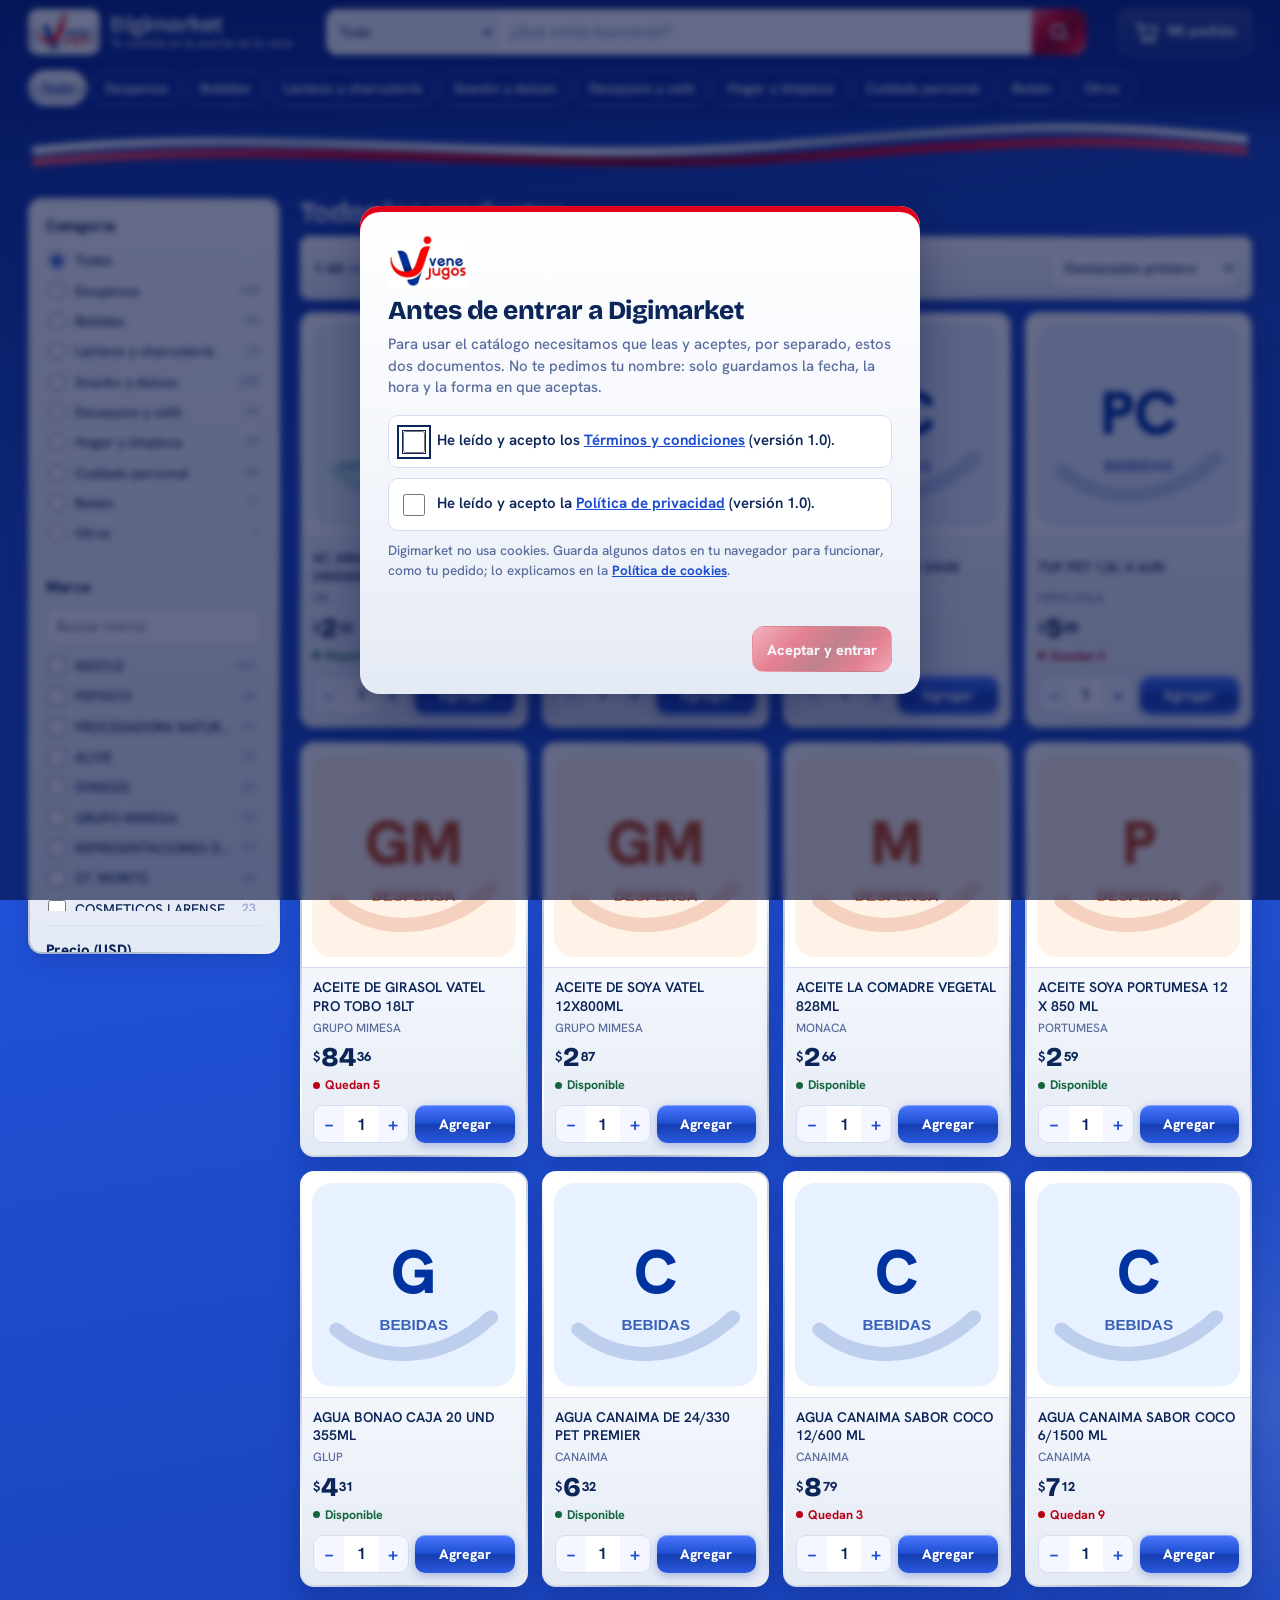
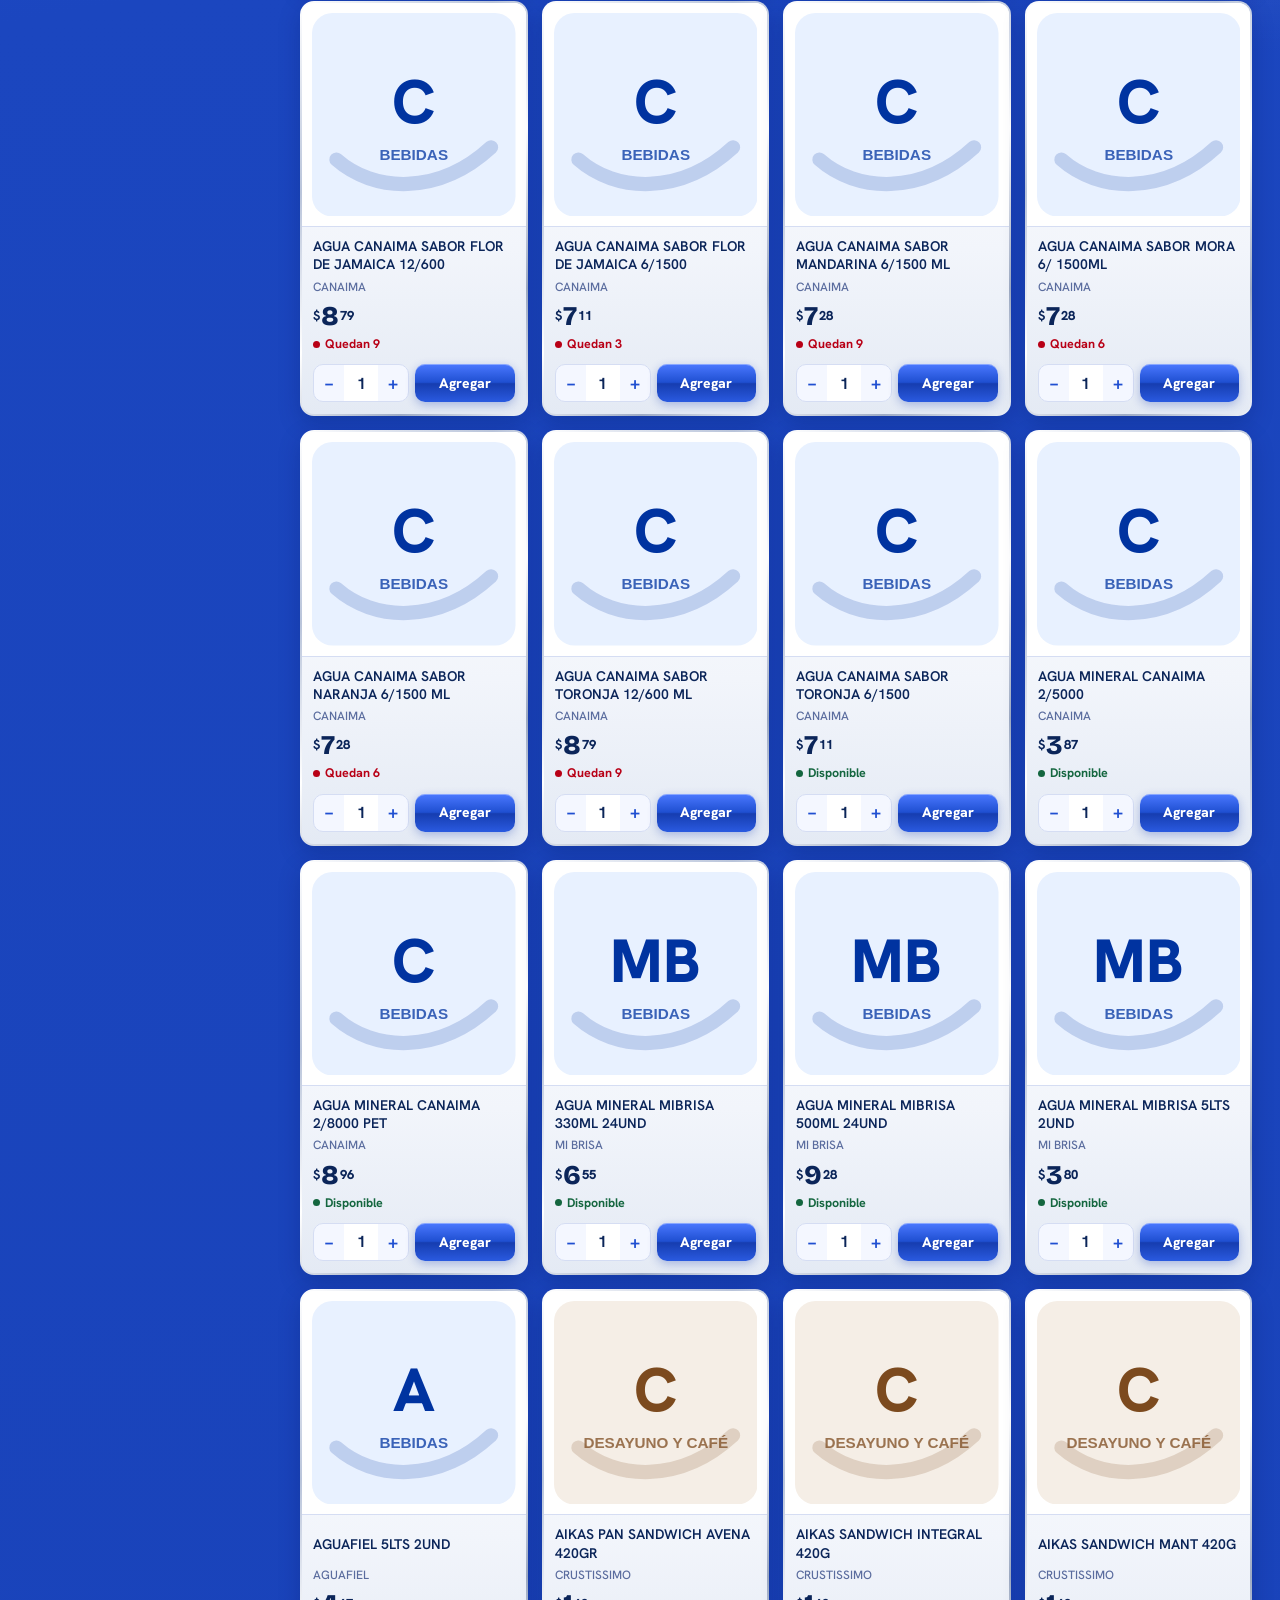
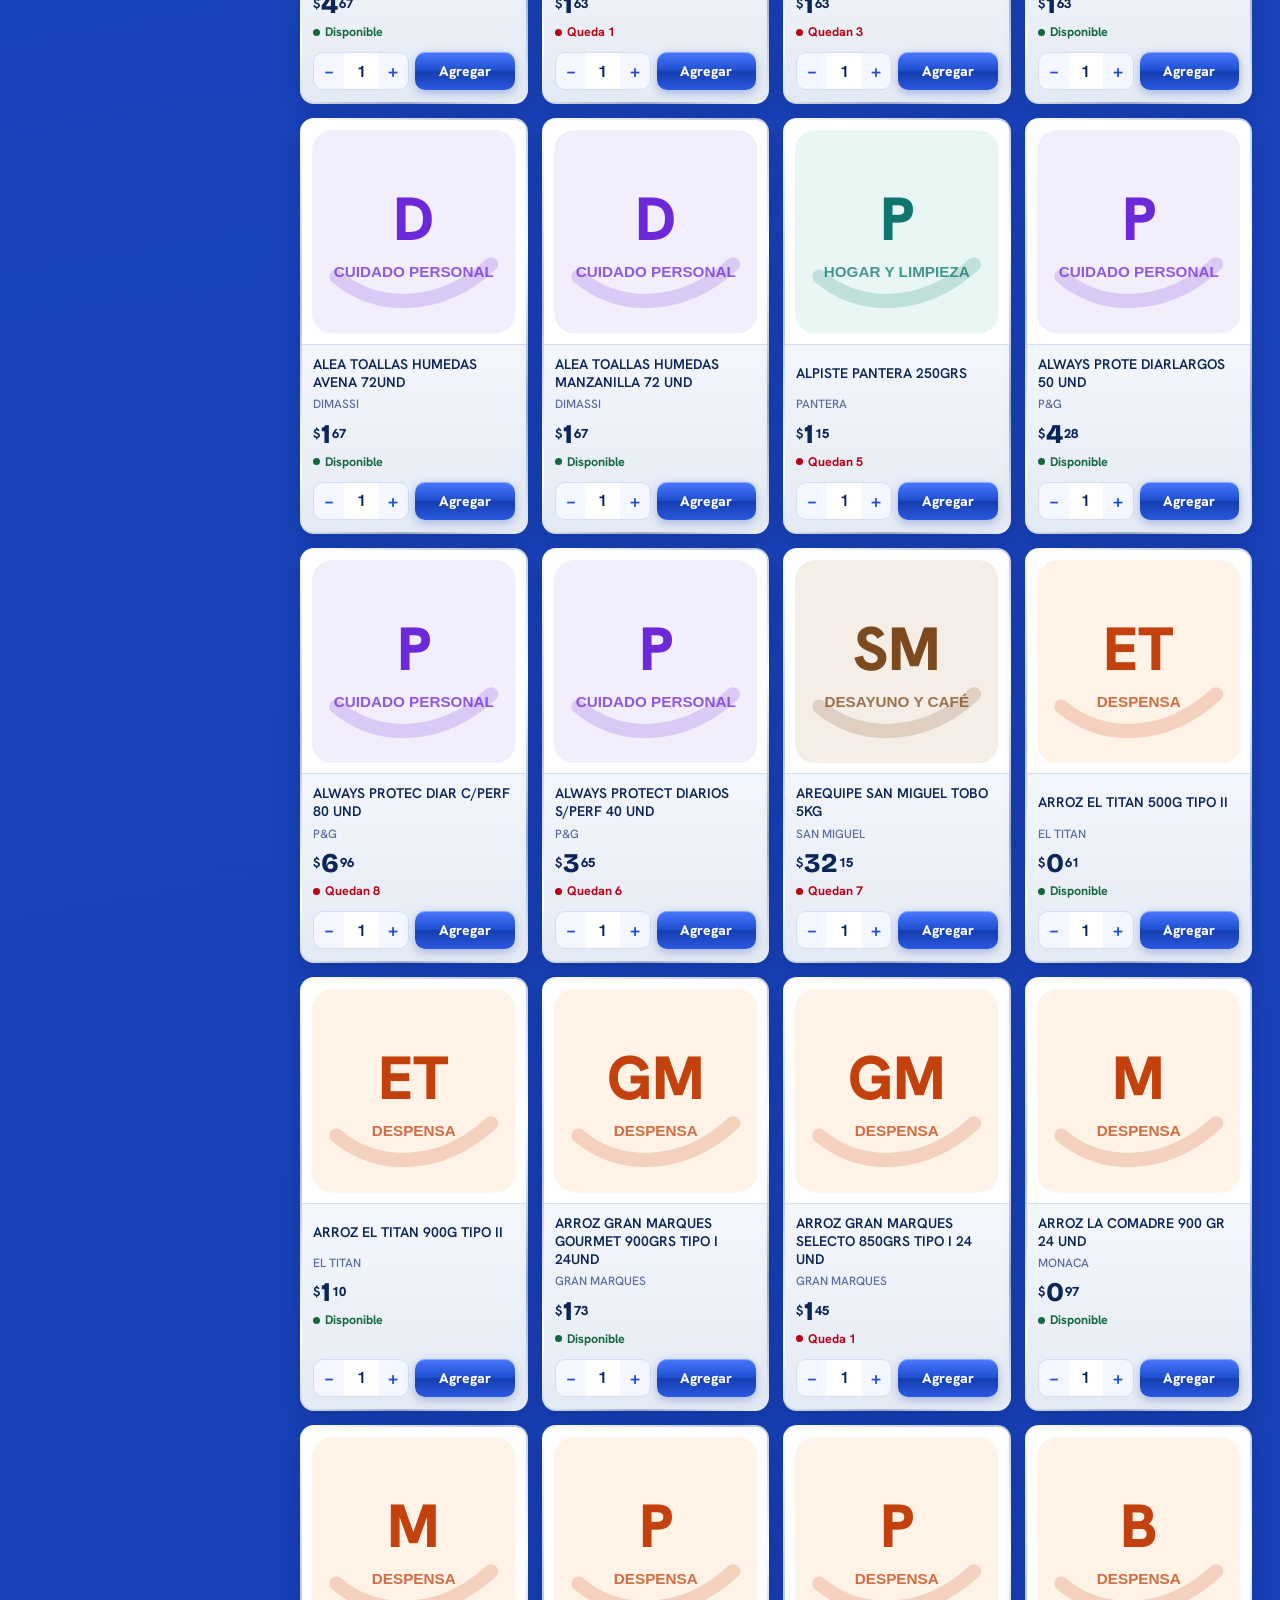
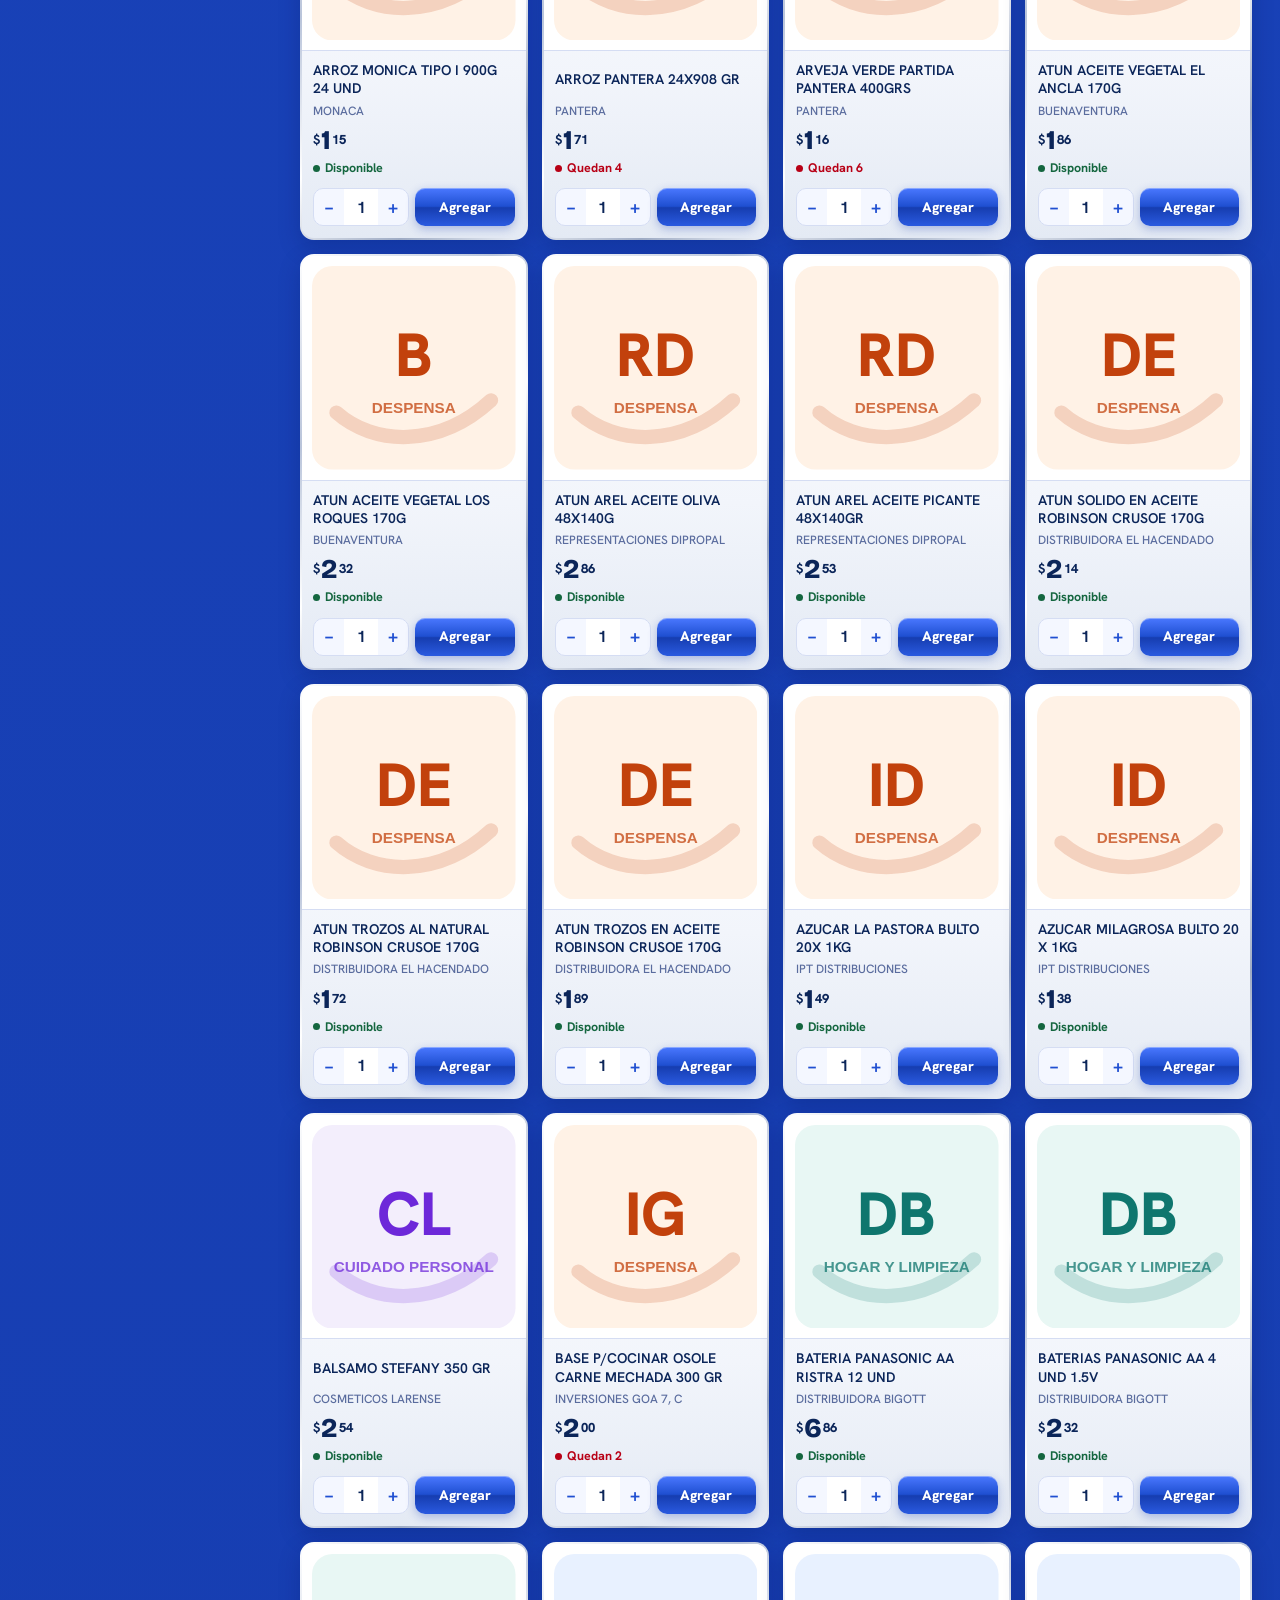
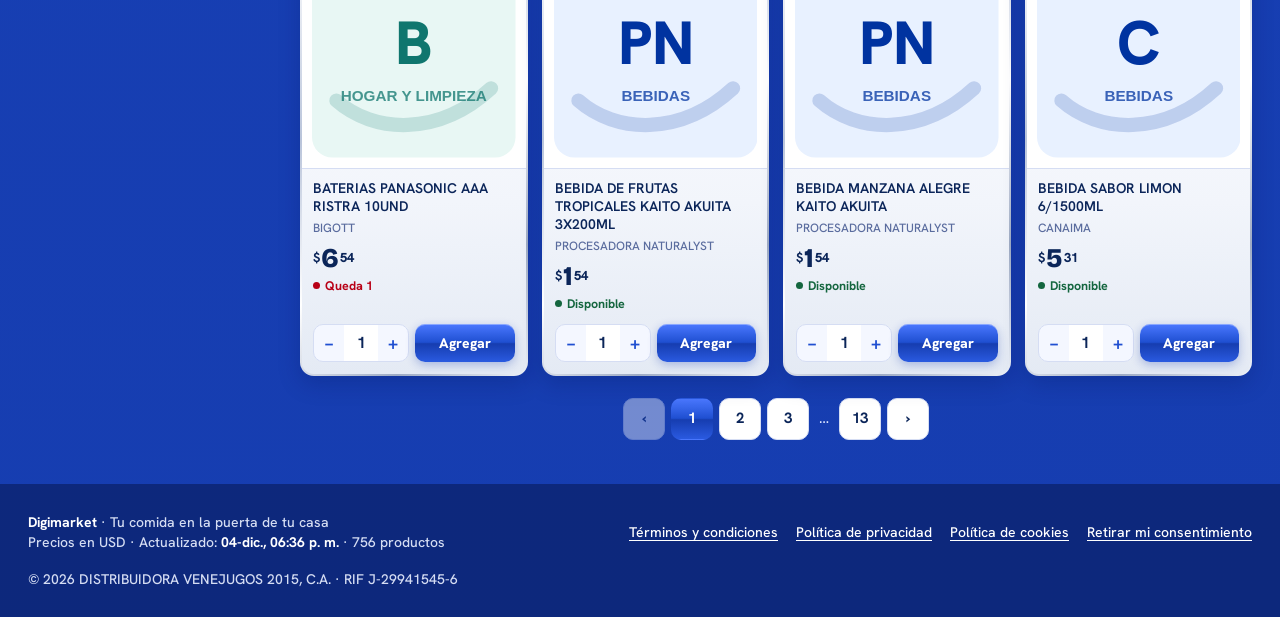
<file: index.html>
<!DOCTYPE html>
<html lang="es">
<head>
<meta charset="UTF-8">
<meta http-equiv="Content-Security-Policy" content="default-src 'self'; script-src 'self'; style-src 'self' 'unsafe-inline'; img-src 'self' data: blob: https:; font-src 'self'; connect-src 'self' https://script.google.com https://script.googleusercontent.com; object-src 'none'; base-uri 'self'; form-action 'self'">
<meta name="viewport" content="width=device-width, initial-scale=1, viewport-fit=cover, interactive-widget=resizes-content">
<title>Digimarket · Catálogo y promociones</title>
<meta name="description" content="Catálogo de productos Digimarket con precios, disponibilidad y promociones del mes.">
<meta name="theme-color" content="#0a2687">
<link rel="icon" type="image/png" href="favicon.png">
<link rel="apple-touch-icon" href="icono.png">
<link rel="preload" href="bricolage.woff2" as="font" type="font/woff2" crossorigin>
<link rel="preload" href="hanken.woff2" as="font" type="font/woff2" crossorigin>
<link rel="stylesheet" href="tienda.css">
</head>
<body class="entra">
<a class="saltar" href="#catalogo">Saltar al catálogo</a>

<header class="nav">
  <div class="contenedor nav-fila">
    <a class="marca" href="./" aria-label="Digimarket, inicio">
      <span class="marca-logo"><img src="logo.png" alt="Venejugos" width="56" height="38"></span>
      <span class="marca-texto"><strong id="nombreTienda">Digimarket</strong><span id="sloganTienda">Tu comida en la puerta de tu casa</span></span>
    </a>

    <form class="buscador" id="formBuscar" role="search">
      <label class="sr-only" for="buscarCategoria">Categoría</label>
      <select id="buscarCategoria"><option value="">Todo</option></select>
      <label class="sr-only" for="buscar">Buscar productos</label>
      <input id="buscar" type="search" placeholder="¿Qué estás buscando?" autocomplete="off" enterkeyhint="search">
      <button type="submit" aria-label="Buscar">
        <svg viewBox="0 0 24 24" fill="none" stroke="currentColor" stroke-width="2.4" stroke-linecap="round"><circle cx="11" cy="11" r="7"/><path d="m20 20-3.5-3.5"/></svg>
      </button>
    </form>

    <button class="btn-carrito" id="abrirCarrito" aria-label="Abrir mi pedido">
      <svg viewBox="0 0 24 24" fill="none" stroke="currentColor" stroke-width="2" stroke-linecap="round" stroke-linejoin="round"><path d="M3 4h2l2.4 11.2a1.5 1.5 0 0 0 1.5 1.2h8.7a1.5 1.5 0 0 0 1.5-1.1L21 8H6.2"/><circle cx="9.5" cy="20" r="1.4"/><circle cx="17" cy="20" r="1.4"/></svg>
      <span class="contador" id="contadorCarrito" hidden>0</span>
      <span class="txt">Mi pedido</span>
    </button>
  </div>
  <nav class="subnav" aria-label="Categorías">
    <div class="contenedor subnav-pista" id="barraCategorias"></div>
  </nav>
</header>
<svg class="cinta" viewBox="0 0 1280 60" aria-hidden="true" focusable="false">
    <defs>
      <linearGradient id="metal-plata" gradientUnits="userSpaceOnUse" x1="0" y1="0" x2="1280" y2="0"><stop offset="0" stop-color="#ffffff"/><stop offset=".22" stop-color="#c3cde2"/><stop offset=".45" stop-color="#ffffff"/><stop offset=".7" stop-color="#a9b6cf"/><stop offset="1" stop-color="#ffffff"/></linearGradient>
      <linearGradient id="metal-rojo" gradientUnits="userSpaceOnUse" x1="0" y1="0" x2="1280" y2="0"><stop offset="0" stop-color="#ff5a6e"/><stop offset=".25" stop-color="#e2001a"/><stop offset=".5" stop-color="#8f0011"/><stop offset=".75" stop-color="#e2001a"/><stop offset="1" stop-color="#ff4d63"/></linearGradient>
    </defs>
    <path class="c-azul" pathLength="1600" d="M8 34 C 260 6, 520 52, 790 28 S 1120 6, 1272 22"/>
    <path class="c-rojo" pathLength="1600" d="M8 46 C 280 20, 560 60, 820 40 S 1140 22, 1272 34"/>
  </svg>

<main class="contenedor" id="inicio">
  <section class="promos" id="seccionPromos" aria-label="Promociones del mes" hidden>
    <div class="promos-pista" id="pistaPromos"></div>
    <button class="promos-ctrl prev" id="promoPrev" aria-label="Promoción anterior"><svg viewBox="0 0 24 24" fill="none" stroke="currentColor" stroke-width="2.6" stroke-linecap="round"><path d="m15 18-6-6 6-6"/></svg></button>
    <button class="promos-ctrl next" id="promoNext" aria-label="Promoción siguiente"><svg viewBox="0 0 24 24" fill="none" stroke="currentColor" stroke-width="2.6" stroke-linecap="round"><path d="m9 18 6-6-6-6"/></svg></button>
    <div class="promos-puntos" id="puntosPromos"></div>
  </section>

  <section class="seccion panel-ofertas" id="seccionOfertas" hidden>
    <div class="seccion-cab">
      <h2 id="tituloOfertas">Ofertas del mes</h2>
      <button class="enlace" id="verOfertas">Ver todas</button>
    </div>
    <div class="fila-scroll" id="filaOfertas"></div>
  </section>

  <section class="catalogo" id="catalogo" aria-label="Catálogo de productos">
    <aside class="filtros" id="filtrosLateral" aria-label="Filtros"></aside>
    <div>
      <div class="seccion-cab" style="margin-bottom:8px">
        <h2 id="tituloListado">Todos los productos</h2>
      </div>
      <div class="barra-resultados">
        <span class="total" id="totalResultados" aria-live="polite">Cargando…</span>
        <div class="barra-acciones">
          <button class="btn-filtros" id="abrirFiltros" type="button">
            <svg viewBox="0 0 24 24" fill="none" stroke="currentColor" stroke-width="2.2" stroke-linecap="round"><path d="M4 6h16M7 12h10M10 18h4"/></svg>
            Filtros <span class="num" id="numFiltros" hidden>0</span>
          </button>
          <label class="sr-only" for="orden">Ordenar por</label>
          <select class="selector" id="orden">
            <option value="relevancia">Destacados primero</option>
            <option value="precio-asc">Precio: menor a mayor</option>
            <option value="precio-desc">Precio: mayor a menor</option>
            <option value="descuento-desc">Mayor descuento</option>
            <option value="producto-asc">Nombre: A-Z</option>
            <option value="producto-desc">Nombre: Z-A</option>
            <option value="stock-desc">Más disponibles</option>
          </select>
        </div>
      </div>
      <div class="chips-activos" id="chipsActivos"></div>
      <div class="grid" id="grid" aria-busy="true"></div>
      <nav class="paginacion" id="paginacion" aria-label="Páginas"></nav>
    </div>
  </section>
</main>

<footer class="pie">
  <div class="contenedor pie-fila">
    <div><strong id="pieNombre">Digimarket</strong> · <span id="pieSlogan">Tu comida en la puerta de tu casa</span><br>Precios en USD · Actualizado: <strong id="actualizado">—</strong> · <span id="totalProductos">0</span> productos</div>
    <nav class="pie-legal" aria-label="Documentos legales">
      <a href="terminos.html">Términos y condiciones</a>
      <a href="privacidad.html">Política de privacidad</a>
      <a href="cookies.html">Política de cookies</a>
      <a href="#" data-retirar-consentimiento>Retirar mi consentimiento</a>
    </nav>
    <div>© 2026 <span data-legal="empresa.razon">DISTRIBUIDORA VENEJUGOS 2015, C.A.</span> · RIF <span data-legal="empresa.rif">J-29941545-6</span></div>
  </div>
</footer>

<div class="velo" id="velo"></div>

<!-- Hoja de filtros (móvil / tableta) -->
<aside class="hoja izquierda" id="hojaFiltros" role="dialog" aria-modal="true" aria-labelledby="tFiltros">
  <div class="asa"></div>
  <div class="hoja-cab"><h2 id="tFiltros">Filtros</h2><button class="btn-cerrar" data-cerrar aria-label="Cerrar filtros"><svg viewBox="0 0 24 24" fill="none" stroke="currentColor" stroke-width="2.4" stroke-linecap="round"><path d="M18 6 6 18M6 6l12 12"/></svg></button></div>
  <div class="hoja-cuerpo" id="filtrosHoja"></div>
  <div class="hoja-pie"><button class="btn btn-azul" style="width:100%" data-cerrar id="verResultados">Ver resultados</button></div>
</aside>

<!-- Detalle de producto -->
<aside class="hoja centro" id="hojaDetalle" role="dialog" aria-modal="true" aria-labelledby="tDetalle">
  <div class="asa"></div>
  <div class="hoja-cab"><h2 id="tDetalle">Detalle del producto</h2><button class="btn-cerrar" data-cerrar aria-label="Cerrar detalle"><svg viewBox="0 0 24 24" fill="none" stroke="currentColor" stroke-width="2.4" stroke-linecap="round"><path d="M18 6 6 18M6 6l12 12"/></svg></button></div>
  <div class="hoja-cuerpo" id="contenidoDetalle"></div>
</aside>

<!-- Carrito / Mi pedido -->
<aside class="hoja" id="hojaCarrito" role="dialog" aria-modal="true" aria-labelledby="tCarrito">
  <div class="asa"></div>
  <div class="hoja-cab"><h2 id="tCarrito">Mi pedido</h2><button class="btn-cerrar" data-cerrar aria-label="Cerrar pedido"><svg viewBox="0 0 24 24" fill="none" stroke="currentColor" stroke-width="2.4" stroke-linecap="round"><path d="M18 6 6 18M6 6l12 12"/></svg></button></div>
  <div class="hoja-cuerpo" id="contenidoCarrito"></div>
  <div class="hoja-pie" id="pieCarrito"></div>
</aside>

<div class="pedido-captura" id="pedidoCaptura" aria-hidden="true"></div>
<div class="aviso-flotante" id="avisoFlotante" role="status" aria-live="polite"></div>

<script src="html2canvas.min.js" defer></script>
<script src="legal.js"></script>
<script src="consentimiento.js"></script>
<script src="comun.js"></script>
<script src="tienda.js"></script>
</body>
</html>
</file>
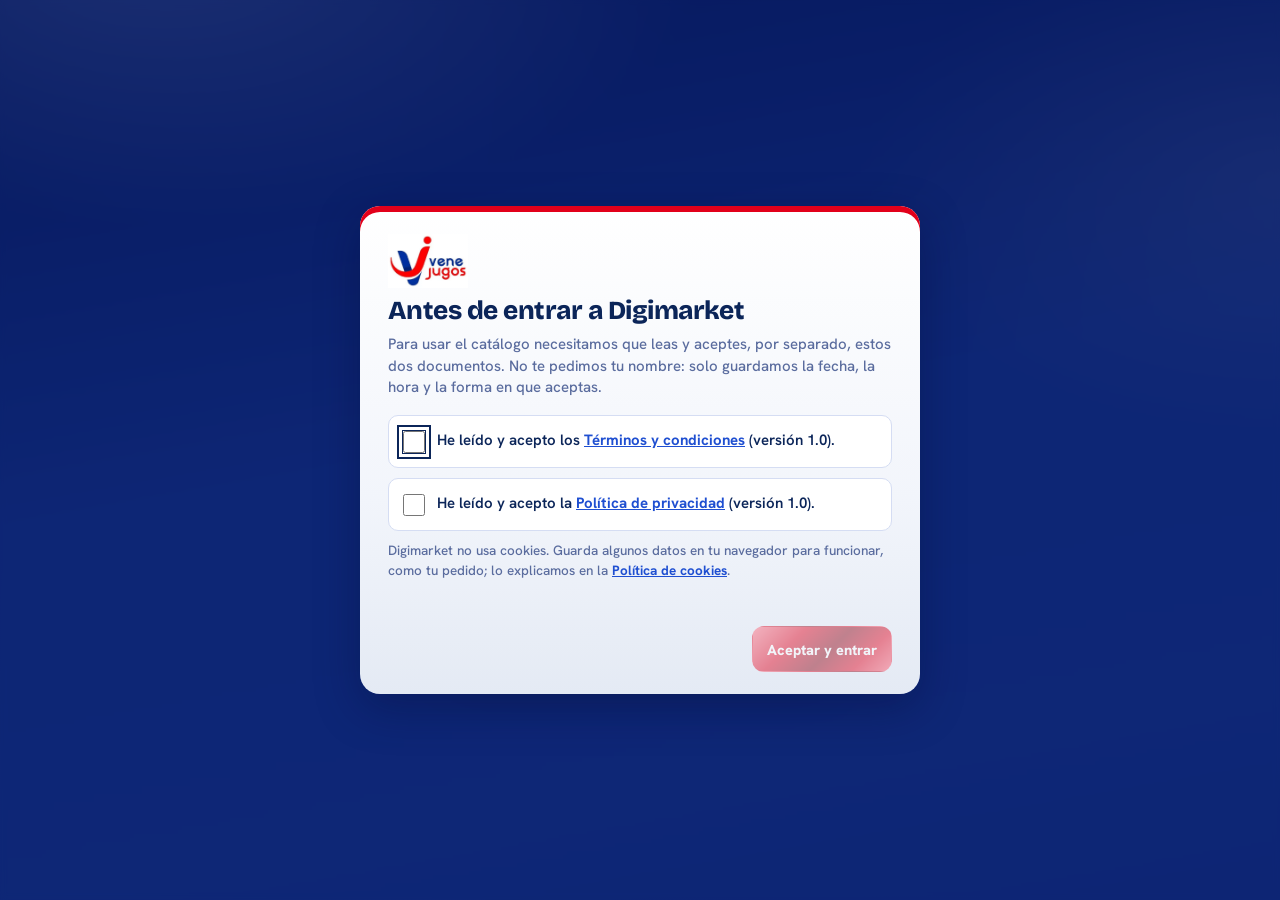
<file: admin.html>
<!DOCTYPE html>
<html lang="es">
<head>
<meta charset="UTF-8">
<meta http-equiv="Content-Security-Policy" content="default-src 'self'; script-src 'self'; style-src 'self' 'unsafe-inline'; img-src 'self' data: blob: https:; font-src 'self'; connect-src 'self' https://api.github.com https://script.google.com https://script.googleusercontent.com; object-src 'none'; base-uri 'self'; form-action 'self'">
<meta name="viewport" content="width=device-width, initial-scale=1, viewport-fit=cover">
<title>Digimarket · Administración</title>
<meta name="robots" content="noindex, nofollow">
<meta name="theme-color" content="#0a2687">
<link rel="icon" type="image/png" href="favicon.png">
<link rel="stylesheet" href="tienda.css">
<link rel="stylesheet" href="admin.css">
</head>
<body class="admin">

<!-- ===== ACCESO ===== -->
<div class="acceso" id="acceso">
  <form class="acceso-caja" id="formAcceso">
    <img src="logo.png" alt="Venejugos" width="150">
    <h1>Panel de administración</h1>
    <p>Digimarket · escribe la clave de tu fase:<br><strong>Inventario</strong> (precios, stock, promociones) o <strong>Visuales</strong> (fotos y banners)</p>
    <label class="sr-only" for="clave">Clave</label>
    <input type="password" id="clave" placeholder="Clave" autocomplete="current-password" autocapitalize="characters" required>
    <button class="btn btn-primario" type="submit">Entrar</button>
    <div class="error" id="errorAcceso" role="alert"></div>
  </form>
</div>

<!-- ===== PANEL ===== -->
<div id="panel" hidden>
  <header class="adm-nav">
    <div class="adm-nav-fila">
      <a class="marca" href="./" target="_blank" rel="noopener" title="Abrir el catálogo público">
        <span class="marca-logo"><img src="logo.png" alt="Venejugos" width="56" height="38"></span>
        <span class="marca-texto"><strong>Digimarket</strong><span>Administración</span></span>
      </a>
      <div class="estado-cambios" id="estadoCambios" aria-live="polite">Sin cambios</div>
      <div class="adm-nav-acciones">
        <span class="rol-pill" id="rolActual"></span>
        <button class="btn btn-claro" id="btnSalir">Salir</button>
        <button class="btn btn-claro" id="btnDeshacer" title="Descartar cambios no publicados" hidden>Descartar</button>
        <button class="btn btn-primario" id="btnPublicar">Publicar cambios</button>
      </div>
    </div>
    <nav class="pestanas" role="tablist" aria-label="Secciones">
      <button role="tab" class="pestana" data-tab="fotos" aria-selected="false" hidden>Fotos de productos</button>
      <button role="tab" class="pestana" data-tab="productos" aria-selected="true">Productos</button>
      <button role="tab" class="pestana" data-tab="promociones" aria-selected="false">Promociones del mes</button>
      <button role="tab" class="pestana" data-tab="importar" aria-selected="false">Importar Excel</button>
      <button role="tab" class="pestana" data-tab="imagenes" aria-selected="false" hidden>Fotos en lote</button>
      <button role="tab" class="pestana" data-tab="banners" aria-selected="false" hidden>Banners de promociones</button>
      <button role="tab" class="pestana" data-tab="conexion" aria-selected="false">Conexión y respaldo</button>
    </nav>
  </header>

  <main class="adm-main">
    <div class="aviso-borrador" id="avisoBorrador" hidden></div>

    <!-- FASE VISUALES: FOTOS POR PRODUCTO -->
    <section class="tab" id="tab-fotos" role="tabpanel" hidden>
      <div class="kpis" id="kpisFotos"></div>
      <div class="adm-barra">
        <input type="search" id="ffBuscar" placeholder="Buscar por nombre, marca, código o ID" aria-label="Buscar productos">
        <select id="ffCategoria" aria-label="Categoría"></select>
        <select id="ffFiltro" aria-label="Filtro">
          <option value="">Todos</option>
          <option value="sin-foto">Sin foto</option>
          <option value="con-foto">Con foto</option>
          <option value="pendientes">Sin publicar</option>
        </select>
      </div>
      <p class="nota">Toca una tarjeta o arrastra una imagen encima para poner la foto principal. “Galería” permite varias fotos por producto. Los productos sin foto aparecen primero.</p>
      <div class="grid-fotos" id="gridFotos"></div>
      <div class="adm-pie-tabla"><span id="infoFotos"></span><nav class="paginacion" id="pagFotos" aria-label="Páginas"></nav></div>
    </section>

    <!-- FASE VISUALES: BANNERS -->
    <section class="tab" id="tab-banners" role="tabpanel" hidden>
      <div class="tarjeta-adm">
        <h2>Banners de promociones</h2>
        <p class="nota">Las promociones (fechas, descuentos y productos) las crea la fase Inventario. Aquí se carga la imagen de cada una. Si una promoción no tiene imagen, el catálogo muestra un banner de texto con los colores de la marca.</p>
        <div id="listaBanners" class="lista-promos"></div>
      </div>
    </section>

    <!-- PRODUCTOS -->
    <section class="tab" id="tab-productos" role="tabpanel">
      <div class="kpis" id="kpis"></div>
      <div class="adm-barra">
        <input type="search" id="fBuscar" placeholder="Buscar por nombre, marca, código o ID" aria-label="Buscar productos">
        <select id="fCategoria" aria-label="Categoría"></select>
        <select id="fMarca" aria-label="Marca"></select>
        <select id="fModulo" aria-label="Módulo"></select>
        <select id="fRapido" aria-label="Filtro rápido">
          <option value="">Todos</option>
          <option value="sin-imagen">Sin foto</option>
          <option value="con-descuento">Con descuento</option>
          <option value="stock-bajo">Stock bajo</option>
          <option value="agotados">Agotados</option>
          <option value="destacados">Destacados</option>
          <option value="sin-codigo">Sin código</option>
          <option value="precio-cero">Precio en 0</option>
          <option value="problemas">Con problemas</option>
        </select>
        <select id="fOrden" aria-label="Ordenar">
          <option value="producto-asc">Nombre A-Z</option>
          <option value="producto-desc">Nombre Z-A</option>
          <option value="precio-asc">Precio ↑</option>
          <option value="precio-desc">Precio ↓</option>
          <option value="stock-asc">Stock ↑</option>
          <option value="stock-desc">Stock ↓</option>
          <option value="descuento-desc">Descuento ↓</option>
          <option value="id-desc">Más recientes</option>
        </select>
        <button class="btn btn-azul" id="btnNuevo">+ Nuevo producto</button>
      </div>

      <div class="lote" id="barraLote" hidden>
        <strong id="numSel">0 seleccionados</strong>
        <div class="lote-grupo"><input type="text" inputmode="decimal" id="loteDesc" placeholder="% desc." aria-label="Descuento en lote"><button class="btn btn-mini" data-lote="descuento">Aplicar descuento</button></div>
        <div class="lote-grupo"><select id="loteCat" aria-label="Categoría en lote"></select><button class="btn btn-mini" data-lote="categoria">Cambiar categoría</button></div>
        <div class="lote-grupo"><select id="lotePromo" aria-label="Promoción"></select><button class="btn btn-mini" data-lote="promo">Añadir a promoción</button></div>
        <button class="btn btn-mini" data-lote="destacar">Destacar</button>
        <button class="btn btn-mini" data-lote="no-destacar">Quitar destacado</button>
        <button class="btn btn-mini btn-peligro" data-lote="eliminar">Eliminar</button>
        <button class="btn btn-mini btn-claro" data-lote="limpiar">Deseleccionar</button>
      </div>

      <div class="tabla" id="tablaProductos" role="table" aria-label="Productos">
        <div class="fila cab" role="row">
          <span class="c-sel"><input type="checkbox" id="selTodos" aria-label="Seleccionar página"></span>
          <span class="c-img">Foto</span>
          <span class="c-cod">Código</span>
          <span class="c-nom">Producto</span>
          <span class="c-mar">Marca</span>
          <span class="c-cat">Categoría</span>
          <span class="c-pre num">Precio</span>
          <span class="c-des num">Desc. %</span>
          <span class="c-fin num">Final</span>
          <span class="c-sto num">Stock</span>
          <span class="c-dst">Dest.</span>
          <span class="c-acc"></span>
        </div>
        <div id="filasProductos"></div>
      </div>
      <div class="adm-pie-tabla">
        <span id="infoTabla"></span>
        <nav class="paginacion" id="pagProductos" aria-label="Páginas"></nav>
      </div>
    </section>

    <!-- PROMOCIONES -->
    <section class="tab" id="tab-promociones" role="tabpanel" hidden>
      <div class="tarjeta-adm">
        <div class="cab-adm">
          <div>
            <h2>Promociones del mes</h2>
            <p class="nota">Cada promoción aparece como banner en el catálogo mientras esté activa y dentro de sus fechas. Si tiene un % de descuento, se aplica a sus productos (cuando un producto también tiene descuento propio, se usa el mayor).</p>
          </div>
          <div class="botones">
            <button class="btn btn-azul" id="btnPromoMes">+ Promoción de este mes</button>
            <button class="btn" id="btnPromoNueva">+ Otra fecha</button>
          </div>
        </div>
        <div id="listaPromos" class="lista-promos"></div>
      </div>

      <div class="tarjeta-adm">
        <h2>Cargar descuentos del mes desde Excel</h2>
        <p class="nota">Sube un archivo con una columna de <strong>código</strong>, <strong>ID</strong> o <strong>producto</strong>, y una columna de <strong>descuento</strong> (15, 15% o 0,15). Puedes asignar los descuentos directo a los productos o crear con ellos una promoción.</p>
        <div class="fila-form">
          <input type="file" id="excelDescuentos" accept=".xlsx,.xls,.csv">
          <select id="destinoDescuentos" aria-label="Destino de los descuentos">
            <option value="producto">Asignar como descuento del producto</option>
            <option value="promo">Crear una promoción con estos productos</option>
          </select>
          <label class="opcion"><input type="checkbox" id="limpiarDescuentos"><span>Quitar el descuento a los productos que no estén en el archivo</span></label>
        </div>
        <div id="vistaDescuentos"></div>
      </div>
    </section>

    <!-- IMPORTAR -->
    <section class="tab" id="tab-importar" role="tabpanel" hidden>
      <div class="tarjeta-adm">
        <h2>Actualizar productos desde Excel</h2>
        <p class="nota">Acepta .xlsx, .xls y .csv. Detecta solo las columnas (código, producto/nombre, descripción, marca, categoría, precio, descuento, cantidad/stock, módulo, imagen, ID), aunque el encabezado no esté en la primera fila. Los precios con coma (2,22) se leen correctamente. Cada fila se empareja con el producto existente por <strong>ID</strong>, luego por <strong>código</strong> y luego por <strong>nombre + marca</strong>, así las fotos y promociones no se pierden ni se cruzan.</p>
        <div class="modos">
          <label class="modo"><input type="radio" name="modoImport" value="actualizar" checked><span><strong>Actualizar y agregar</strong> Actualiza los que coinciden y agrega los nuevos. No borra nada.</span></label>
          <label class="modo"><input type="radio" name="modoImport" value="solo-existentes"><span><strong>Solo precios y stock</strong> Actualiza los que coinciden; ignora productos nuevos.</span></label>
          <label class="modo"><input type="radio" name="modoImport" value="reemplazar"><span><strong>Reemplazar lista completa</strong> Lo que no esté en el archivo se elimina del catálogo.</span></label>
        </div>
        <div class="fila-form">
          <input type="file" id="excelProductos" accept=".xlsx,.xls,.csv">
          <button class="btn" id="btnExportar">Descargar catálogo actual en Excel</button>
        </div>
        <div id="vistaImport"></div>
      </div>
    </section>

    <!-- IMÁGENES EN LOTE -->
    <section class="tab" id="tab-imagenes" role="tabpanel" hidden>
      <div class="tarjeta-adm">
        <h2>Fotos en lote</h2>
        <p class="nota">Nombra cada archivo con el <strong>código</strong>, el <strong>ID</strong> o el <strong>nombre exacto</strong> del producto (por ejemplo <code>7UP-15.jpg</code>, <code>587.png</code> o <code>ACEITE SOYA PORTUMESA 12 X 850 ML.webp</code>). Solo se aceptan coincidencias exactas para no asignar una foto al producto equivocado; las que no coincidan puedes asignarlas a mano. Las fotos se optimizan automáticamente (máx. 900 px, formato WebP).</p>
        <div class="fila-form">
          <input type="file" id="lotesFotos" accept="image/*" multiple>
          <label class="opcion"><input type="checkbox" id="fotosComoGaleria"><span>Si el producto ya tiene foto, agregar a su galería en vez de reemplazarla</span></label>
        </div>
        <div id="vistaFotos"></div>
      </div>
    </section>

    <!-- CONEXIÓN -->
    <section class="tab" id="tab-conexion" role="tabpanel" hidden>
      <div class="tarjeta-adm">
        <h2>Conexión con GitHub</h2>
        <p class="nota">Con estos datos el panel publica los cambios directamente en tu repositorio. Usa un token <em>fine-grained</em> limitado a este repositorio con permiso <strong>Contents: Read and write</strong>.</p>
        <div class="form-grid">
          <label class="campo"><span>Usuario u organización</span><input id="cfgOwner" autocomplete="off" autocapitalize="none" spellcheck="false"></label>
          <label class="campo"><span>Repositorio</span><input id="cfgRepo" autocomplete="off" autocapitalize="none" spellcheck="false"></label>
          <label class="campo"><span>Rama</span><input id="cfgBranch" value="main" autocomplete="off" autocapitalize="none" spellcheck="false"></label>
          <label class="campo"><span>Carpeta del sitio en el repo (vacío = raíz)</span><input id="cfgCarpeta" placeholder="" autocomplete="off" autocapitalize="none" spellcheck="false"></label>
          <label class="campo ancho"><span>Token de acceso</span><input id="cfgToken" type="password" placeholder="github_pat_…" autocomplete="off" spellcheck="false"></label>
        </div>
        <label class="opcion"><input type="checkbox" id="cfgRecordar"><span>Recordar el token en este dispositivo (si no, se borra al cerrar la pestaña)</span></label>
        <div class="botones" style="margin-top:12px">
          <button class="btn btn-azul" id="btnGuardarCfg">Guardar y probar conexión</button>
          <button class="btn" id="btnRecargarGH">Recargar datos desde GitHub</button>
        </div>
        <div id="resultadoCfg" class="nota" style="margin-top:10px"></div>
      </div>

      <div class="tarjeta-adm">
        <h2>Respaldo</h2>
        <p class="nota">Descarga una copia de productos y promociones antes de cambios grandes. La fase Inventario puede restaurarla aquí mismo (queda como cambio sin publicar).</p>
        <div class="botones">
          <button class="btn" id="btnRespaldo">Descargar respaldo (.json)</button>
          <label class="btn solo-inventario" for="archivoRespaldo" style="display:inline-grid;place-items:center">Restaurar respaldo…</label>
          <input type="file" id="archivoRespaldo" accept=".json,application/json" hidden>
        </div>
      </div>
    </section>
  </main>
  <footer class="pie-admin">
    <span>© 2026 <span data-legal="empresa.razon">DISTRIBUIDORA VENEJUGOS 2015, C.A.</span></span>
    <a href="terminos.html" target="_blank" rel="noopener">Términos</a>
    <a href="privacidad.html" target="_blank" rel="noopener">Privacidad</a>
    <a href="cookies.html" target="_blank" rel="noopener">Cookies</a>
    <a href="#" data-retirar-consentimiento>Retirar mi consentimiento</a>
  </footer>
</div>

<div class="velo" id="velo"></div>

<!-- Editor de producto -->
<aside class="hoja" id="hojaProducto" role="dialog" aria-modal="true" aria-labelledby="tProducto">
  <div class="asa"></div>
  <div class="hoja-cab"><h2 id="tProducto">Producto</h2><button class="btn-cerrar" data-cerrar aria-label="Cerrar"><svg viewBox="0 0 24 24" fill="none" stroke="currentColor" stroke-width="2.4" stroke-linecap="round"><path d="M18 6 6 18M6 6l12 12"/></svg></button></div>
  <div class="hoja-cuerpo" id="formProducto"></div>
  <div class="hoja-pie botones"><button class="btn" data-cerrar>Cancelar</button><button class="btn btn-primario" id="guardarProducto">Guardar</button></div>
</aside>

<!-- Editor de promoción -->
<aside class="hoja" id="hojaPromo" role="dialog" aria-modal="true" aria-labelledby="tPromo">
  <div class="asa"></div>
  <div class="hoja-cab"><h2 id="tPromo">Promoción</h2><button class="btn-cerrar" data-cerrar aria-label="Cerrar"><svg viewBox="0 0 24 24" fill="none" stroke="currentColor" stroke-width="2.4" stroke-linecap="round"><path d="M18 6 6 18M6 6l12 12"/></svg></button></div>
  <div class="hoja-cuerpo" id="formPromo"></div>
  <div class="hoja-pie botones"><button class="btn" data-cerrar>Cancelar</button><button class="btn btn-primario" id="guardarPromo">Guardar promoción</button></div>
</aside>

<!-- Publicación -->
<aside class="hoja centro" id="hojaPublicar" role="dialog" aria-modal="true" aria-labelledby="tPublicar">
  <div class="hoja-cab"><h2 id="tPublicar">Publicar cambios</h2><button class="btn-cerrar" data-cerrar aria-label="Cerrar"><svg viewBox="0 0 24 24" fill="none" stroke="currentColor" stroke-width="2.4" stroke-linecap="round"><path d="M18 6 6 18M6 6l12 12"/></svg></button></div>
  <div class="hoja-cuerpo" id="cuerpoPublicar"></div>
  <div class="hoja-pie botones" id="piePublicar"></div>
</aside>

<input type="file" id="fotoRapida" accept="image/*" hidden>
<div class="aviso-flotante" id="avisoFlotante" role="status" aria-live="polite"></div>

<script src="xlsx.full.min.js" defer></script>
<script src="legal.js"></script>
<script src="consentimiento.js"></script>
<script src="comun.js"></script>
<script src="admin.js"></script>
</body>
</html>
</file>
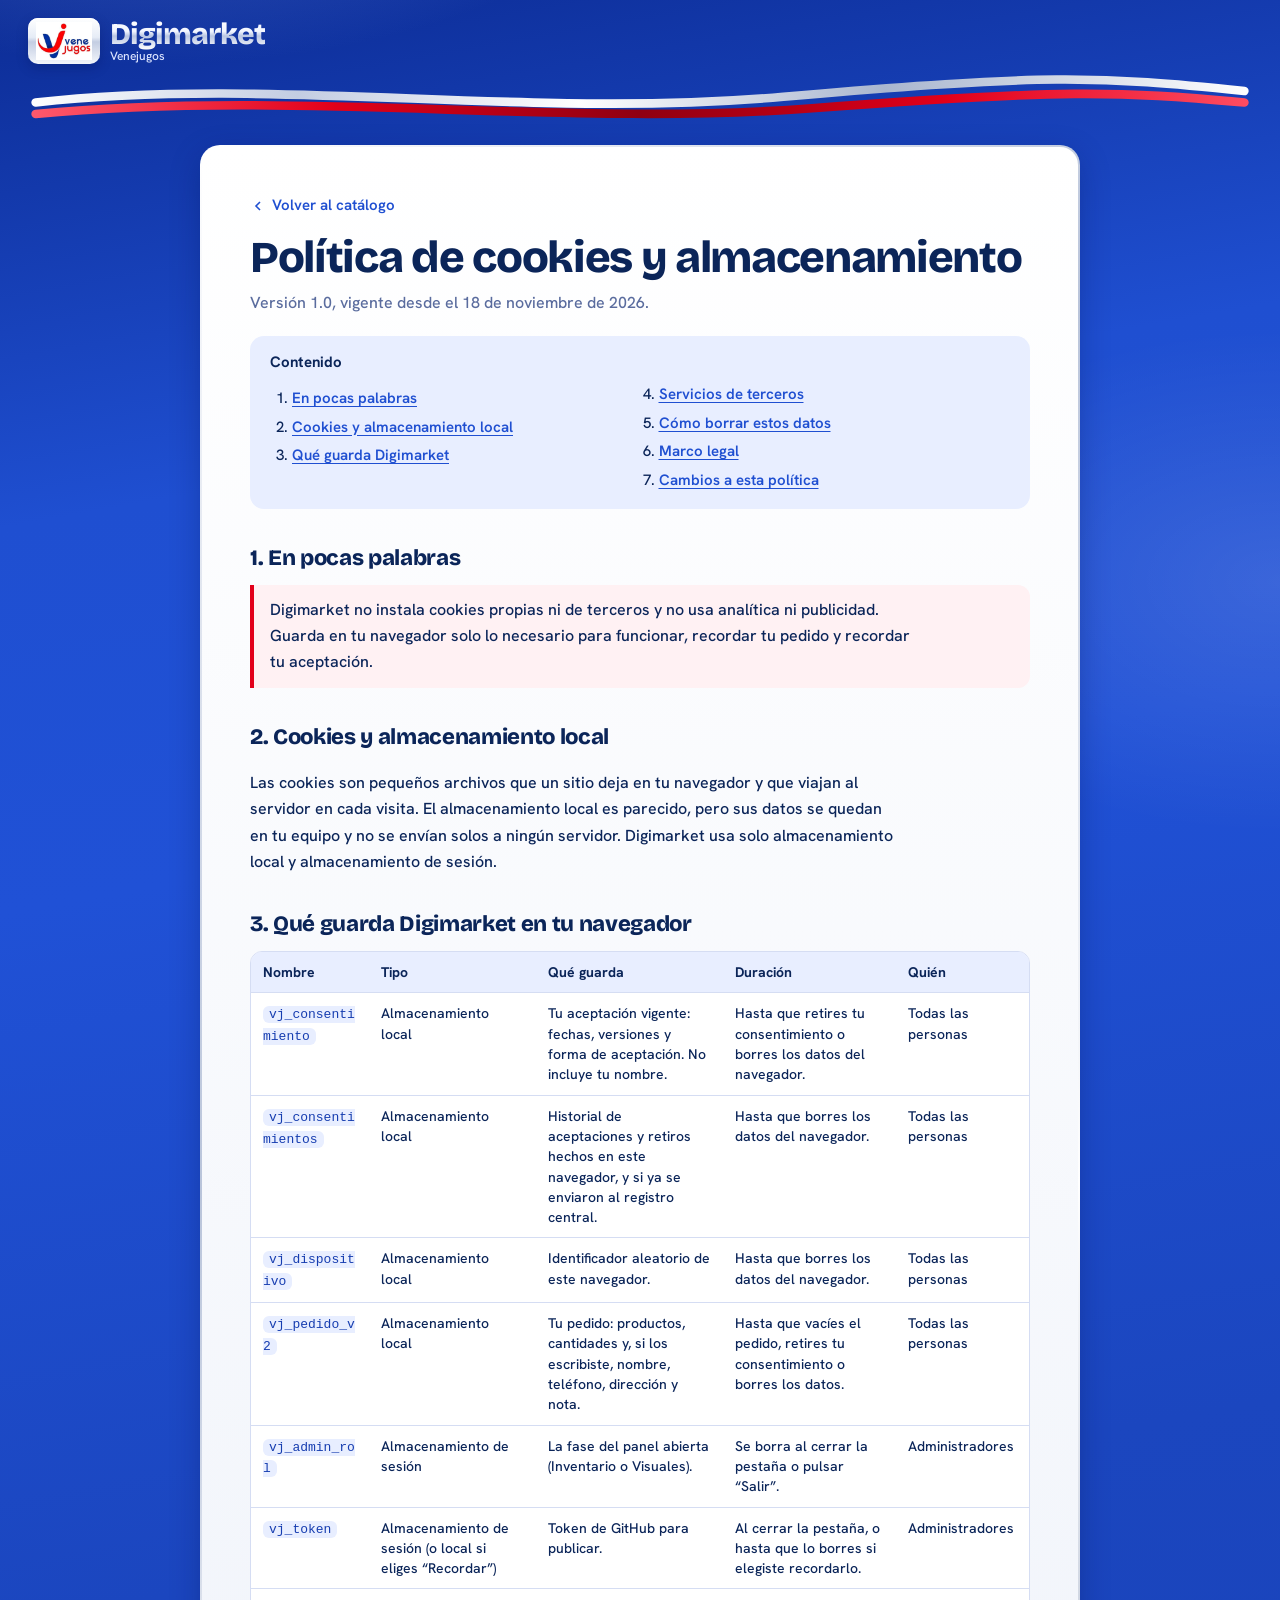
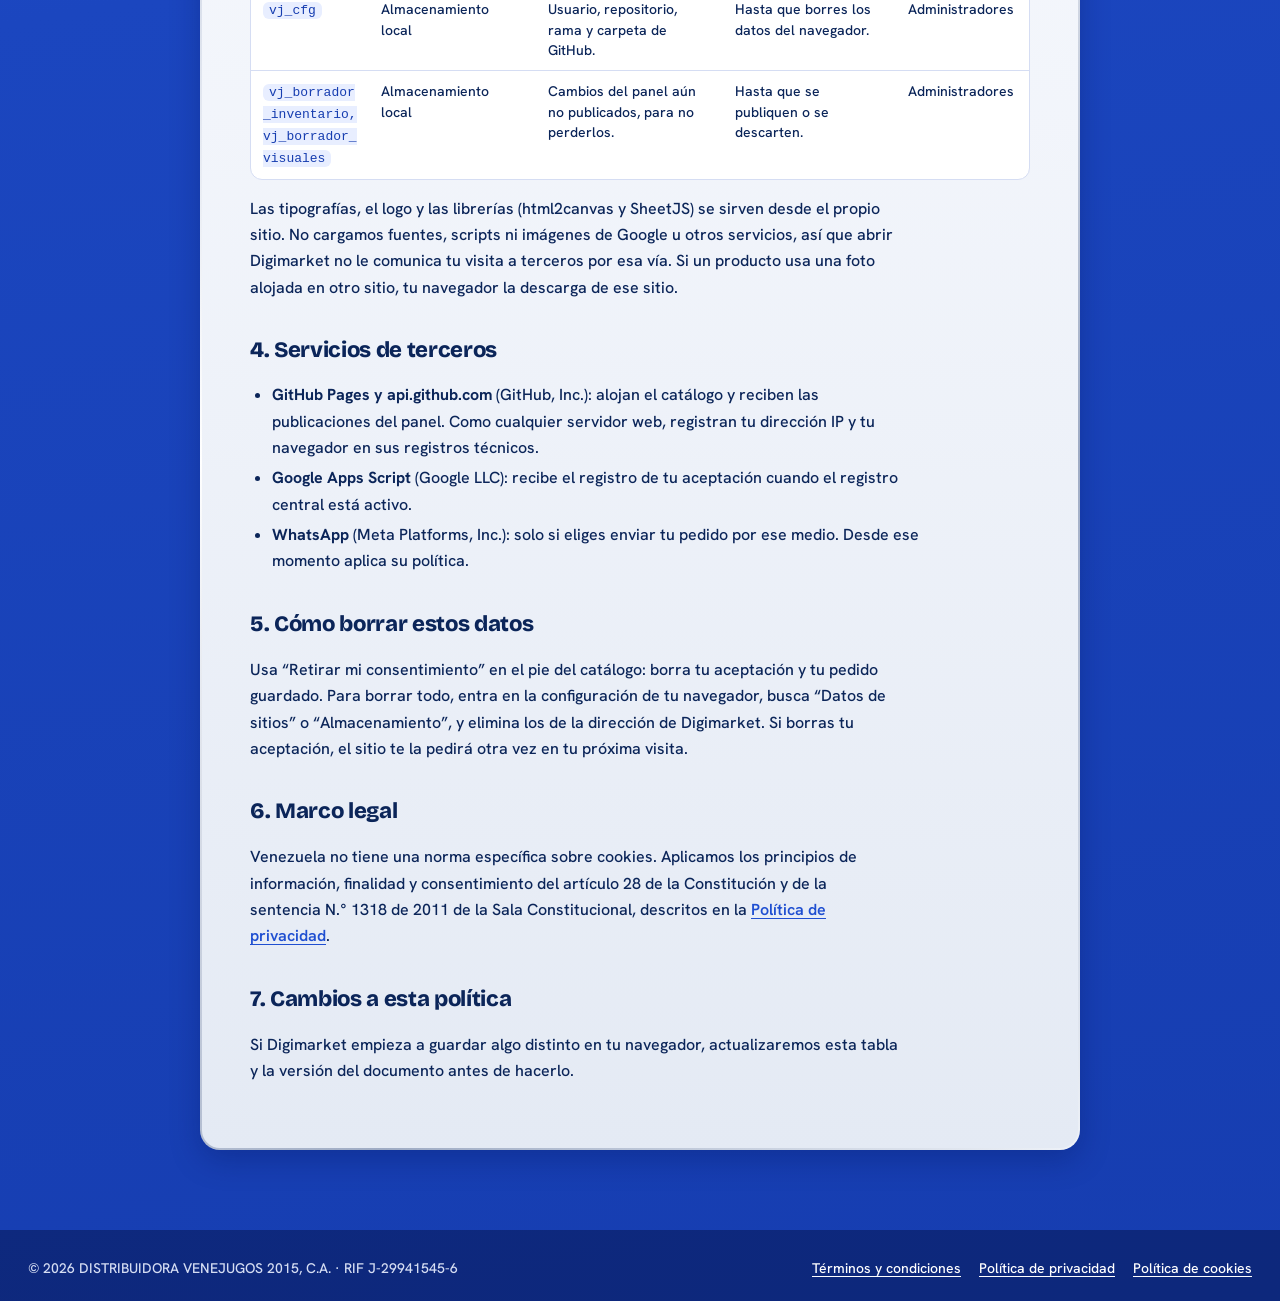
<file: cookies.html>
<!DOCTYPE html>
<html lang="es">
<head>
  <meta charset="UTF-8">
  <meta name="viewport" content="width=device-width, initial-scale=1, viewport-fit=cover">
  <meta http-equiv="Content-Security-Policy" content="default-src 'self'; script-src 'self'; style-src 'self' 'unsafe-inline'; img-src 'self' data:; font-src 'self'; connect-src 'self'; object-src 'none'; base-uri 'self'; form-action 'self'">
  <title>Política de cookies y almacenamiento · Digimarket</title>
  <meta name="theme-color" content="#0c2c95">
  <link rel="icon" type="image/png" href="favicon.png">
  <link rel="stylesheet" href="tienda.css">
</head>
<body class="legal entra">
  <a class="saltar" href="#doc">Saltar al contenido</a>
  <header class="legal-cab contenedor">
    <a class="marca" href="./" aria-label="Volver a Digimarket">
      <span class="marca-logo"><img src="logo.png" alt="Venejugos" width="56" height="38"></span>
      <span class="marca-texto"><strong>Digimarket</strong><span>Venejugos</span></span>
    </a>
  </header>
  <svg class="cinta" viewBox="0 0 1280 60" aria-hidden="true" focusable="false">
    <defs>
      <linearGradient id="metal-plata" gradientUnits="userSpaceOnUse" x1="0" y1="0" x2="1280" y2="0"><stop offset="0" stop-color="#ffffff"/><stop offset=".22" stop-color="#c3cde2"/><stop offset=".45" stop-color="#ffffff"/><stop offset=".7" stop-color="#a9b6cf"/><stop offset="1" stop-color="#ffffff"/></linearGradient>
      <linearGradient id="metal-rojo" gradientUnits="userSpaceOnUse" x1="0" y1="0" x2="1280" y2="0"><stop offset="0" stop-color="#ff5a6e"/><stop offset=".25" stop-color="#e2001a"/><stop offset=".5" stop-color="#8f0011"/><stop offset=".75" stop-color="#e2001a"/><stop offset="1" stop-color="#ff4d63"/></linearGradient>
    </defs>
    <path class="c-azul" pathLength="1600" d="M8 34 C 260 6, 520 52, 790 28 S 1120 6, 1272 22"/>
    <path class="c-rojo" pathLength="1600" d="M8 46 C 280 20, 560 60, 820 40 S 1140 22, 1272 34"/>
  </svg>
  <main class="contenedor">
  <article class="doc" id="doc">
    <a class="volver" href="./"><svg width="16" height="16" viewBox="0 0 24 24" fill="none" stroke="currentColor" stroke-width="2.4" aria-hidden="true"><path d="M15 18l-6-6 6-6"/></svg>Volver al catálogo</a>
    <h1>Política de cookies y almacenamiento</h1>
    <p class="vigencia">Versión <span data-legal="version.cookies">1.0</span>, vigente desde el <span data-legal="vigencia">18 de noviembre de 2026</span>.</p>
    <nav class="indice" aria-label="Contenido"><strong>Contenido</strong><ol><li><a href="#resumen">En pocas palabras</a></li><li><a href="#que">Cookies y almacenamiento local</a></li><li><a href="#guardamos">Qué guarda Digimarket</a></li><li><a href="#terceros">Servicios de terceros</a></li><li><a href="#borrar">Cómo borrar estos datos</a></li><li><a href="#marco">Marco legal</a></li><li><a href="#cambios">Cambios a esta política</a></li></ol></nav>

<h2 id="resumen">1. En pocas palabras</h2>
<div class="marco"><p>Digimarket no instala cookies propias ni de terceros y no usa analítica ni publicidad. Guarda en tu navegador solo lo necesario para funcionar, recordar tu pedido y recordar tu aceptación.</p></div>

<h2 id="que">2. Cookies y almacenamiento local</h2>
<p>Las cookies son pequeños archivos que un sitio deja en tu navegador y que viajan al servidor en cada visita. El almacenamiento local es parecido, pero sus datos se quedan en tu equipo y no se envían solos a ningún servidor. Digimarket usa solo almacenamiento local y almacenamiento de sesión.</p>

<h2 id="guardamos">3. Qué guarda Digimarket en tu navegador</h2>
<div class="tabla-envoltura"><table><thead><tr><th>Nombre</th><th>Tipo</th><th>Qué guarda</th><th>Duración</th><th>Quién</th></tr></thead><tbody><tr><td><code>vj_consentimiento</code></td><td>Almacenamiento local</td><td>Tu aceptación vigente: fechas, versiones y forma de aceptación. No incluye tu nombre.</td><td>Hasta que retires tu consentimiento o borres los datos del navegador.</td><td>Todas las personas</td></tr><tr><td><code>vj_consentimientos</code></td><td>Almacenamiento local</td><td>Historial de aceptaciones y retiros hechos en este navegador, y si ya se enviaron al registro central.</td><td>Hasta que borres los datos del navegador.</td><td>Todas las personas</td></tr><tr><td><code>vj_dispositivo</code></td><td>Almacenamiento local</td><td>Identificador aleatorio de este navegador.</td><td>Hasta que borres los datos del navegador.</td><td>Todas las personas</td></tr><tr><td><code>vj_pedido_v2</code></td><td>Almacenamiento local</td><td>Tu pedido: productos, cantidades y, si los escribiste, nombre, teléfono, dirección y nota.</td><td>Hasta que vacíes el pedido, retires tu consentimiento o borres los datos.</td><td>Todas las personas</td></tr><tr><td><code>vj_admin_rol</code></td><td>Almacenamiento de sesión</td><td>La fase del panel abierta (Inventario o Visuales).</td><td>Se borra al cerrar la pestaña o pulsar “Salir”.</td><td>Administradores</td></tr><tr><td><code>vj_token</code></td><td>Almacenamiento de sesión (o local si eliges “Recordar”)</td><td>Token de GitHub para publicar.</td><td>Al cerrar la pestaña, o hasta que lo borres si elegiste recordarlo.</td><td>Administradores</td></tr><tr><td><code>vj_cfg</code></td><td>Almacenamiento local</td><td>Usuario, repositorio, rama y carpeta de GitHub.</td><td>Hasta que borres los datos del navegador.</td><td>Administradores</td></tr><tr><td><code>vj_borrador_inventario, vj_borrador_visuales</code></td><td>Almacenamiento local</td><td>Cambios del panel aún no publicados, para no perderlos.</td><td>Hasta que se publiquen o se descarten.</td><td>Administradores</td></tr></tbody></table></div>
<p>Las tipografías, el logo y las librerías (html2canvas y SheetJS) se sirven desde el propio sitio. No cargamos fuentes, scripts ni imágenes de Google u otros servicios, así que abrir Digimarket no le comunica tu visita a terceros por esa vía. Si un producto usa una foto alojada en otro sitio, tu navegador la descarga de ese sitio.</p>

<h2 id="terceros">4. Servicios de terceros</h2>
<ul>
  <li><strong>GitHub Pages y api.github.com</strong> (GitHub, Inc.): alojan el catálogo y reciben las publicaciones del panel. Como cualquier servidor web, registran tu dirección IP y tu navegador en sus registros técnicos.</li>
  <li><strong>Google Apps Script</strong> (Google LLC): recibe el registro de tu aceptación cuando el registro central está activo.</li>
  <li><strong>WhatsApp</strong> (Meta Platforms, Inc.): solo si eliges enviar tu pedido por ese medio. Desde ese momento aplica su política.</li>
</ul>

<h2 id="borrar">5. Cómo borrar estos datos</h2>
<p>Usa “Retirar mi consentimiento” en el pie del catálogo: borra tu aceptación y tu pedido guardado. Para borrar todo, entra en la configuración de tu navegador, busca “Datos de sitios” o “Almacenamiento”, y elimina los de la dirección de Digimarket. Si borras tu aceptación, el sitio te la pedirá otra vez en tu próxima visita.</p>

<h2 id="marco">6. Marco legal</h2>
<p>Venezuela no tiene una norma específica sobre cookies. Aplicamos los principios de información, finalidad y consentimiento del artículo 28 de la Constitución y de la sentencia N.° 1318 de 2011 de la Sala Constitucional, descritos en la <a href="privacidad.html">Política de privacidad</a>.</p>

<h2 id="cambios">7. Cambios a esta política</h2>
<p>Si Digimarket empieza a guardar algo distinto en tu navegador, actualizaremos esta tabla y la versión del documento antes de hacerlo.</p>
  </article>
  </main>
  <footer class="pie">
    <div class="contenedor pie-fila">
      <div>© 2026 <span data-legal="empresa.razon">DISTRIBUIDORA VENEJUGOS 2015, C.A.</span> · RIF <span data-legal="empresa.rif">J-29941545-6</span></div>
      <nav class="pie-legal" aria-label="Documentos legales">
        <a href="terminos.html">Términos y condiciones</a>
        <a href="privacidad.html">Política de privacidad</a>
        <a href="cookies.html">Política de cookies</a>
      </nav>
    </div>
  </footer>
  <script src="legal.js"></script>
</body>
</html>
</file>
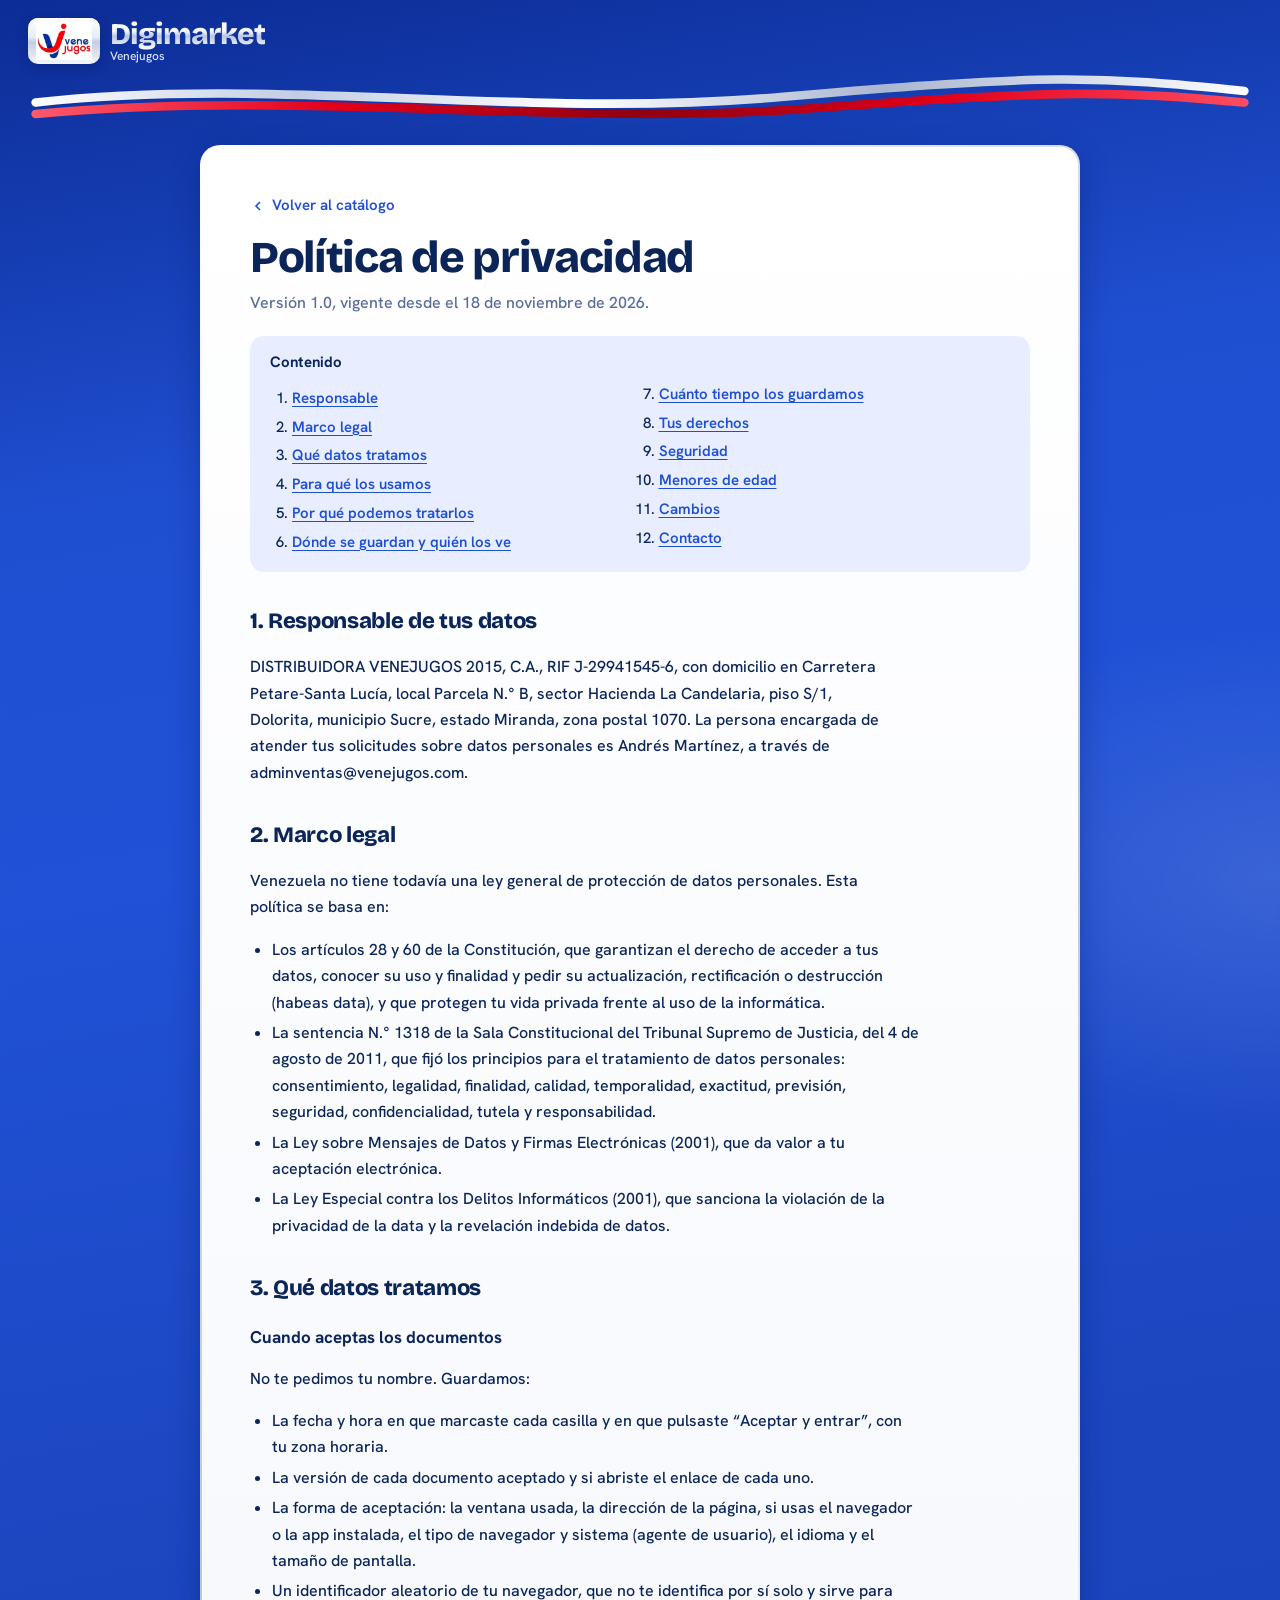
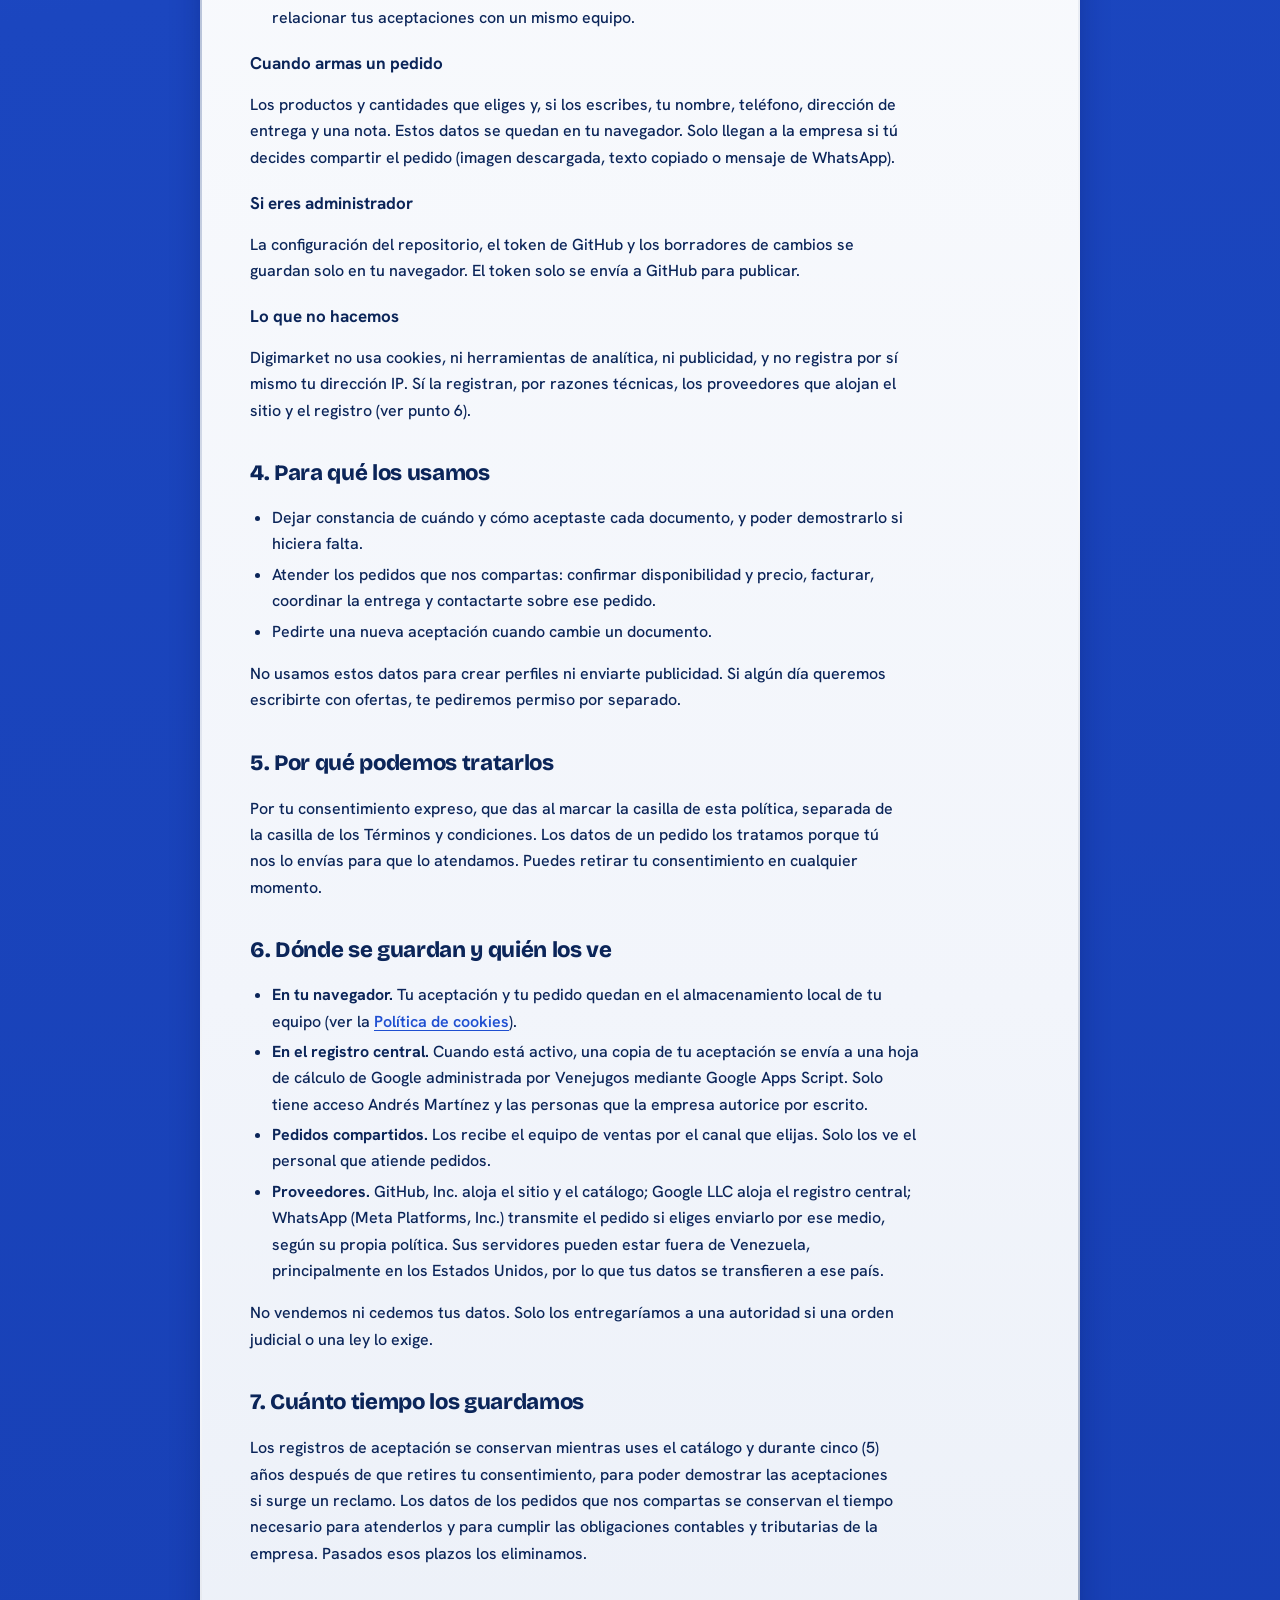
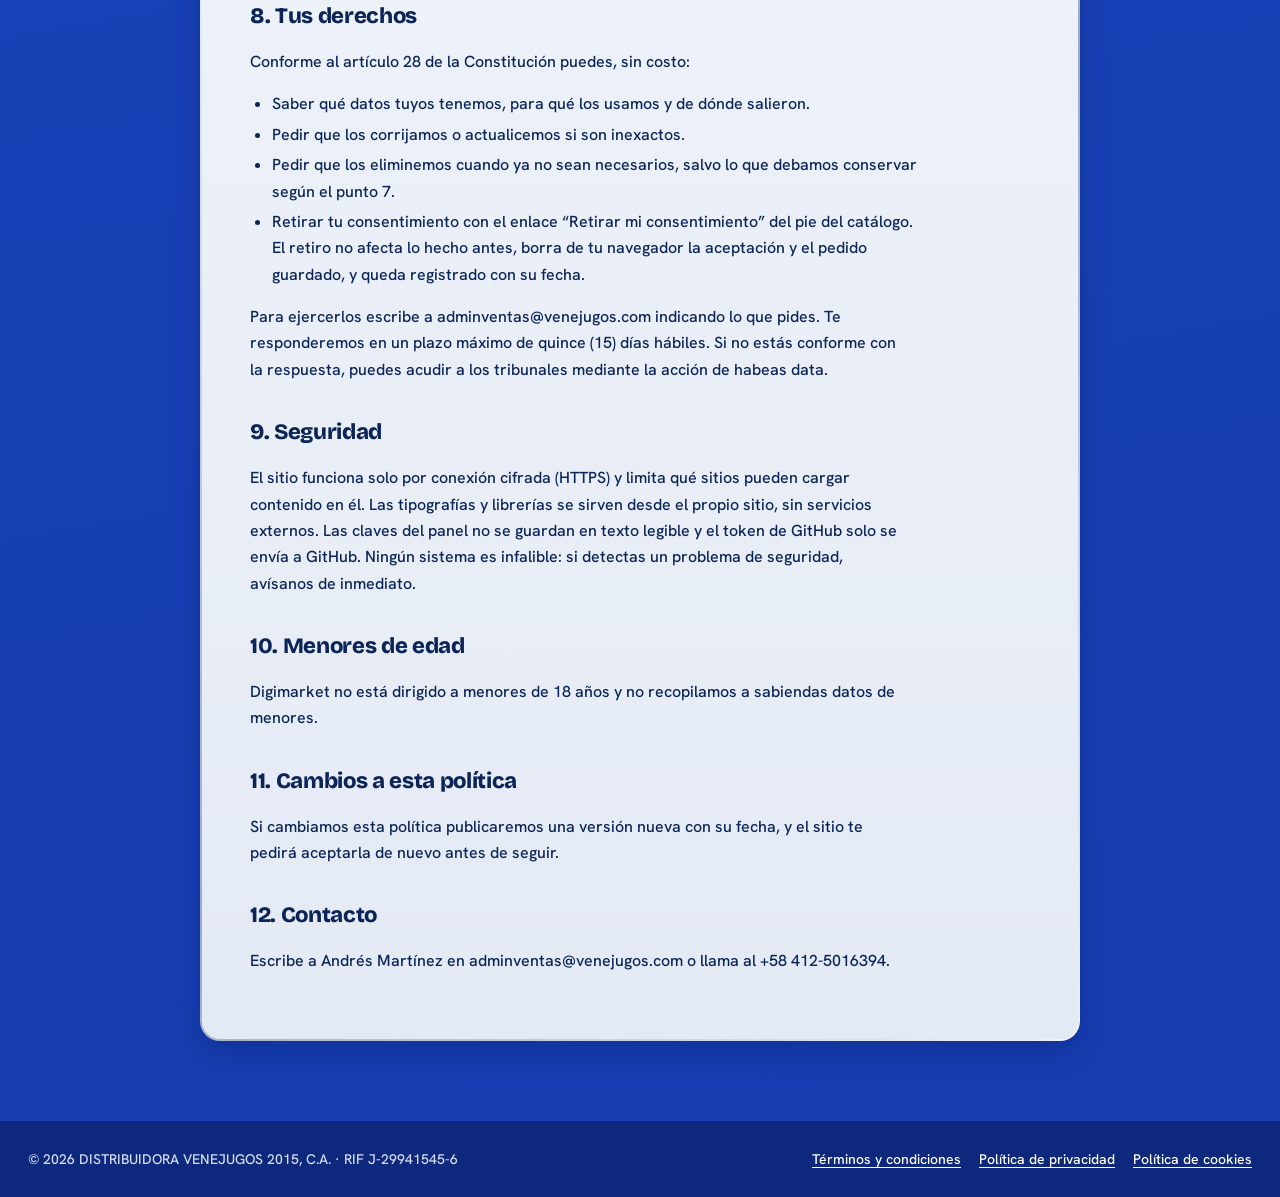
<file: privacidad.html>
<!DOCTYPE html>
<html lang="es">
<head>
  <meta charset="UTF-8">
  <meta name="viewport" content="width=device-width, initial-scale=1, viewport-fit=cover">
  <meta http-equiv="Content-Security-Policy" content="default-src 'self'; script-src 'self'; style-src 'self' 'unsafe-inline'; img-src 'self' data:; font-src 'self'; connect-src 'self'; object-src 'none'; base-uri 'self'; form-action 'self'">
  <title>Política de privacidad · Digimarket</title>
  <meta name="theme-color" content="#0c2c95">
  <link rel="icon" type="image/png" href="favicon.png">
  <link rel="stylesheet" href="tienda.css">
</head>
<body class="legal entra">
  <a class="saltar" href="#doc">Saltar al contenido</a>
  <header class="legal-cab contenedor">
    <a class="marca" href="./" aria-label="Volver a Digimarket">
      <span class="marca-logo"><img src="logo.png" alt="Venejugos" width="56" height="38"></span>
      <span class="marca-texto"><strong>Digimarket</strong><span>Venejugos</span></span>
    </a>
  </header>
  <svg class="cinta" viewBox="0 0 1280 60" aria-hidden="true" focusable="false">
    <defs>
      <linearGradient id="metal-plata" gradientUnits="userSpaceOnUse" x1="0" y1="0" x2="1280" y2="0"><stop offset="0" stop-color="#ffffff"/><stop offset=".22" stop-color="#c3cde2"/><stop offset=".45" stop-color="#ffffff"/><stop offset=".7" stop-color="#a9b6cf"/><stop offset="1" stop-color="#ffffff"/></linearGradient>
      <linearGradient id="metal-rojo" gradientUnits="userSpaceOnUse" x1="0" y1="0" x2="1280" y2="0"><stop offset="0" stop-color="#ff5a6e"/><stop offset=".25" stop-color="#e2001a"/><stop offset=".5" stop-color="#8f0011"/><stop offset=".75" stop-color="#e2001a"/><stop offset="1" stop-color="#ff4d63"/></linearGradient>
    </defs>
    <path class="c-azul" pathLength="1600" d="M8 34 C 260 6, 520 52, 790 28 S 1120 6, 1272 22"/>
    <path class="c-rojo" pathLength="1600" d="M8 46 C 280 20, 560 60, 820 40 S 1140 22, 1272 34"/>
  </svg>
  <main class="contenedor">
  <article class="doc" id="doc">
    <a class="volver" href="./"><svg width="16" height="16" viewBox="0 0 24 24" fill="none" stroke="currentColor" stroke-width="2.4" aria-hidden="true"><path d="M15 18l-6-6 6-6"/></svg>Volver al catálogo</a>
    <h1>Política de privacidad</h1>
    <p class="vigencia">Versión <span data-legal="version.privacidad">1.0</span>, vigente desde el <span data-legal="vigencia">18 de noviembre de 2026</span>.</p>
    <nav class="indice" aria-label="Contenido"><strong>Contenido</strong><ol><li><a href="#responsable">Responsable</a></li><li><a href="#marco">Marco legal</a></li><li><a href="#datos">Qué datos tratamos</a></li><li><a href="#fines">Para qué los usamos</a></li><li><a href="#base">Por qué podemos tratarlos</a></li><li><a href="#donde">Dónde se guardan y quién los ve</a></li><li><a href="#plazo">Cuánto tiempo los guardamos</a></li><li><a href="#derechos">Tus derechos</a></li><li><a href="#seguridad">Seguridad</a></li><li><a href="#menores">Menores de edad</a></li><li><a href="#cambios">Cambios</a></li><li><a href="#contacto">Contacto</a></li></ol></nav>

<h2 id="responsable">1. Responsable de tus datos</h2>
<p><span data-legal="empresa.razon">[Razón social]</span>, RIF <span data-legal="empresa.rif">[RIF]</span>, con domicilio en <span data-legal="empresa.direccion">[Dirección]</span>, <span data-legal="empresa.ciudad">[Ciudad]</span>. La persona encargada de atender tus solicitudes sobre datos personales es <span data-legal="empresa.responsable">[responsable]</span>, a través de <span data-legal="empresa.correo">[correo]</span>.</p>

<h2 id="marco">2. Marco legal</h2>
<p>Venezuela no tiene todavía una ley general de protección de datos personales. Esta política se basa en:</p>
<ul>
  <li>Los artículos 28 y 60 de la Constitución, que garantizan el derecho de acceder a tus datos, conocer su uso y finalidad y pedir su actualización, rectificación o destrucción (habeas data), y que protegen tu vida privada frente al uso de la informática.</li>
  <li>La sentencia N.° 1318 de la Sala Constitucional del Tribunal Supremo de Justicia, del 4 de agosto de 2011, que fijó los principios para el tratamiento de datos personales: consentimiento, legalidad, finalidad, calidad, temporalidad, exactitud, previsión, seguridad, confidencialidad, tutela y responsabilidad.</li>
  <li>La Ley sobre Mensajes de Datos y Firmas Electrónicas (2001), que da valor a tu aceptación electrónica.</li>
  <li>La Ley Especial contra los Delitos Informáticos (2001), que sanciona la violación de la privacidad de la data y la revelación indebida de datos.</li>
</ul>

<h2 id="datos">3. Qué datos tratamos</h2>
<h3>Cuando aceptas los documentos</h3>
<p>No te pedimos tu nombre. Guardamos:</p>
<ul>
  <li>La fecha y hora en que marcaste cada casilla y en que pulsaste “Aceptar y entrar”, con tu zona horaria.</li>
  <li>La versión de cada documento aceptado y si abriste el enlace de cada uno.</li>
  <li>La forma de aceptación: la ventana usada, la dirección de la página, si usas el navegador o la app instalada, el tipo de navegador y sistema (agente de usuario), el idioma y el tamaño de pantalla.</li>
  <li>Un identificador aleatorio de tu navegador, que no te identifica por sí solo y sirve para relacionar tus aceptaciones con un mismo equipo.</li>
</ul>
<h3>Cuando armas un pedido</h3>
<p>Los productos y cantidades que eliges y, si los escribes, tu nombre, teléfono, dirección de entrega y una nota. Estos datos se quedan en tu navegador. Solo llegan a la empresa si tú decides compartir el pedido (imagen descargada, texto copiado o mensaje de WhatsApp).</p>
<h3>Si eres administrador</h3>
<p>La configuración del repositorio, el token de GitHub y los borradores de cambios se guardan solo en tu navegador. El token solo se envía a GitHub para publicar.</p>
<h3>Lo que no hacemos</h3>
<p>Digimarket no usa cookies, ni herramientas de analítica, ni publicidad, y no registra por sí mismo tu dirección IP. Sí la registran, por razones técnicas, los proveedores que alojan el sitio y el registro (ver punto 6).</p>

<h2 id="fines">4. Para qué los usamos</h2>
<ul>
  <li>Dejar constancia de cuándo y cómo aceptaste cada documento, y poder demostrarlo si hiciera falta.</li>
  <li>Atender los pedidos que nos compartas: confirmar disponibilidad y precio, facturar, coordinar la entrega y contactarte sobre ese pedido.</li>
  <li>Pedirte una nueva aceptación cuando cambie un documento.</li>
</ul>
<p>No usamos estos datos para crear perfiles ni enviarte publicidad. Si algún día queremos escribirte con ofertas, te pediremos permiso por separado.</p>

<h2 id="base">5. Por qué podemos tratarlos</h2>
<p>Por tu consentimiento expreso, que das al marcar la casilla de esta política, separada de la casilla de los Términos y condiciones. Los datos de un pedido los tratamos porque tú nos lo envías para que lo atendamos. Puedes retirar tu consentimiento en cualquier momento.</p>

<h2 id="donde">6. Dónde se guardan y quién los ve</h2>
<ul>
  <li><strong>En tu navegador.</strong> Tu aceptación y tu pedido quedan en el almacenamiento local de tu equipo (ver la <a href="cookies.html">Política de cookies</a>).</li>
  <li><strong>En el registro central.</strong> Cuando está activo, una copia de tu aceptación se envía a una hoja de cálculo de Google administrada por Venejugos mediante Google Apps Script. Solo tiene acceso <span data-legal="empresa.responsable">[responsable]</span> y las personas que la empresa autorice por escrito.</li>
  <li><strong>Pedidos compartidos.</strong> Los recibe el equipo de ventas por el canal que elijas. Solo los ve el personal que atiende pedidos.</li>
  <li><strong>Proveedores.</strong> GitHub, Inc. aloja el sitio y el catálogo; Google LLC aloja el registro central; WhatsApp (Meta Platforms, Inc.) transmite el pedido si eliges enviarlo por ese medio, según su propia política. Sus servidores pueden estar fuera de Venezuela, principalmente en los Estados Unidos, por lo que tus datos se transfieren a ese país.</li>
</ul>
<p>No vendemos ni cedemos tus datos. Solo los entregaríamos a una autoridad si una orden judicial o una ley lo exige.</p>

<h2 id="plazo">7. Cuánto tiempo los guardamos</h2>
<p>Los registros de aceptación se conservan mientras uses el catálogo y durante <span data-legal="empresa.conservacion">[plazo]</span> después de que retires tu consentimiento, para poder demostrar las aceptaciones si surge un reclamo. Los datos de los pedidos que nos compartas se conservan el tiempo necesario para atenderlos y para cumplir las obligaciones contables y tributarias de la empresa. Pasados esos plazos los eliminamos.</p>

<h2 id="derechos">8. Tus derechos</h2>
<p>Conforme al artículo 28 de la Constitución puedes, sin costo:</p>
<ul>
  <li>Saber qué datos tuyos tenemos, para qué los usamos y de dónde salieron.</li>
  <li>Pedir que los corrijamos o actualicemos si son inexactos.</li>
  <li>Pedir que los eliminemos cuando ya no sean necesarios, salvo lo que debamos conservar según el punto 7.</li>
  <li>Retirar tu consentimiento con el enlace “Retirar mi consentimiento” del pie del catálogo. El retiro no afecta lo hecho antes, borra de tu navegador la aceptación y el pedido guardado, y queda registrado con su fecha.</li>
</ul>
<p>Para ejercerlos escribe a <span data-legal="empresa.correo">[correo]</span> indicando lo que pides. Te responderemos en un plazo máximo de quince (15) días hábiles. Si no estás conforme con la respuesta, puedes acudir a los tribunales mediante la acción de habeas data.</p>

<h2 id="seguridad">9. Seguridad</h2>
<p>El sitio funciona solo por conexión cifrada (HTTPS) y limita qué sitios pueden cargar contenido en él. Las tipografías y librerías se sirven desde el propio sitio, sin servicios externos. Las claves del panel no se guardan en texto legible y el token de GitHub solo se envía a GitHub. Ningún sistema es infalible: si detectas un problema de seguridad, avísanos de inmediato.</p>

<h2 id="menores">10. Menores de edad</h2>
<p>Digimarket no está dirigido a menores de 18 años y no recopilamos a sabiendas datos de menores.</p>

<h2 id="cambios">11. Cambios a esta política</h2>
<p>Si cambiamos esta política publicaremos una versión nueva con su fecha, y el sitio te pedirá aceptarla de nuevo antes de seguir.</p>

<h2 id="contacto">12. Contacto</h2>
<p>Escribe a <span data-legal="empresa.responsable">[responsable]</span> en <span data-legal="empresa.correo">[correo]</span> o llama al <span data-legal="empresa.telefono">[teléfono]</span>.</p>
  </article>
  </main>
  <footer class="pie">
    <div class="contenedor pie-fila">
      <div>© 2026 <span data-legal="empresa.razon">DISTRIBUIDORA VENEJUGOS 2015, C.A.</span> · RIF <span data-legal="empresa.rif">J-29941545-6</span></div>
      <nav class="pie-legal" aria-label="Documentos legales">
        <a href="terminos.html">Términos y condiciones</a>
        <a href="privacidad.html">Política de privacidad</a>
        <a href="cookies.html">Política de cookies</a>
      </nav>
    </div>
  </footer>
  <script src="legal.js"></script>
</body>
</html>
</file>
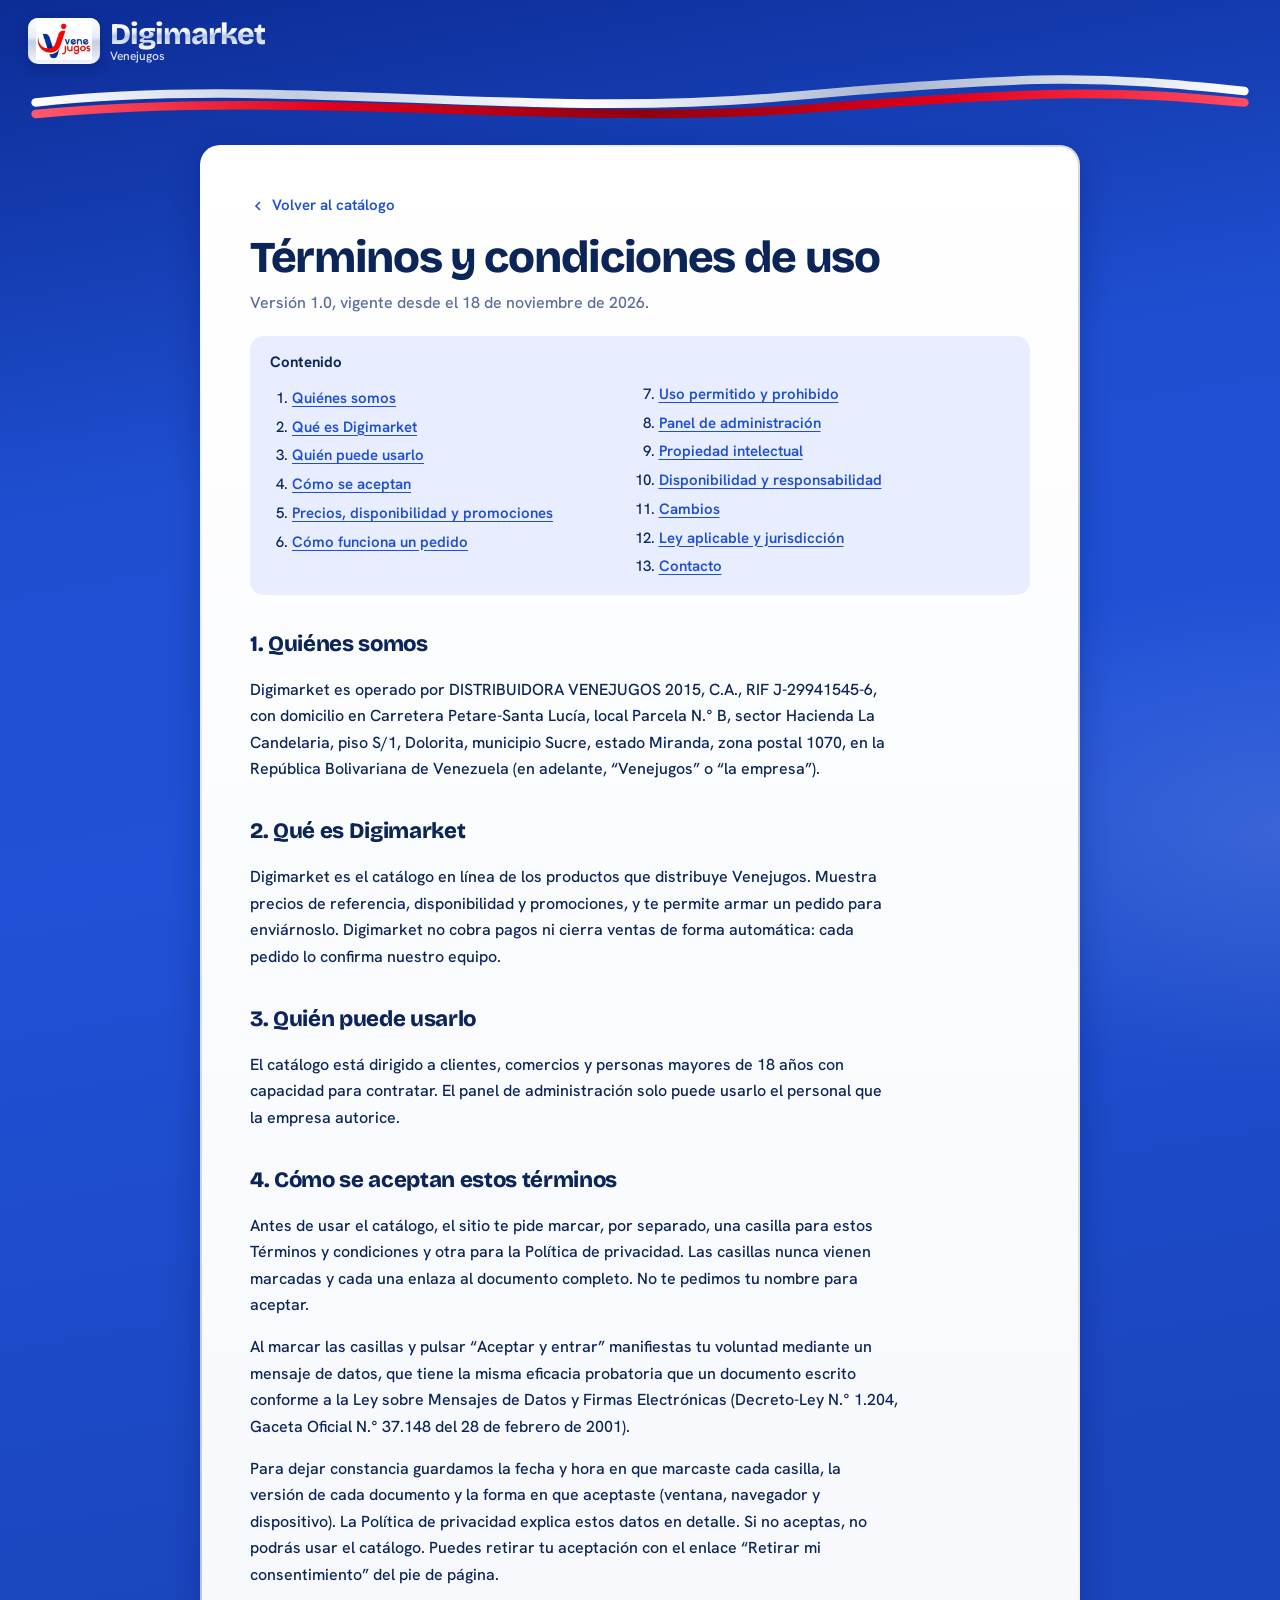
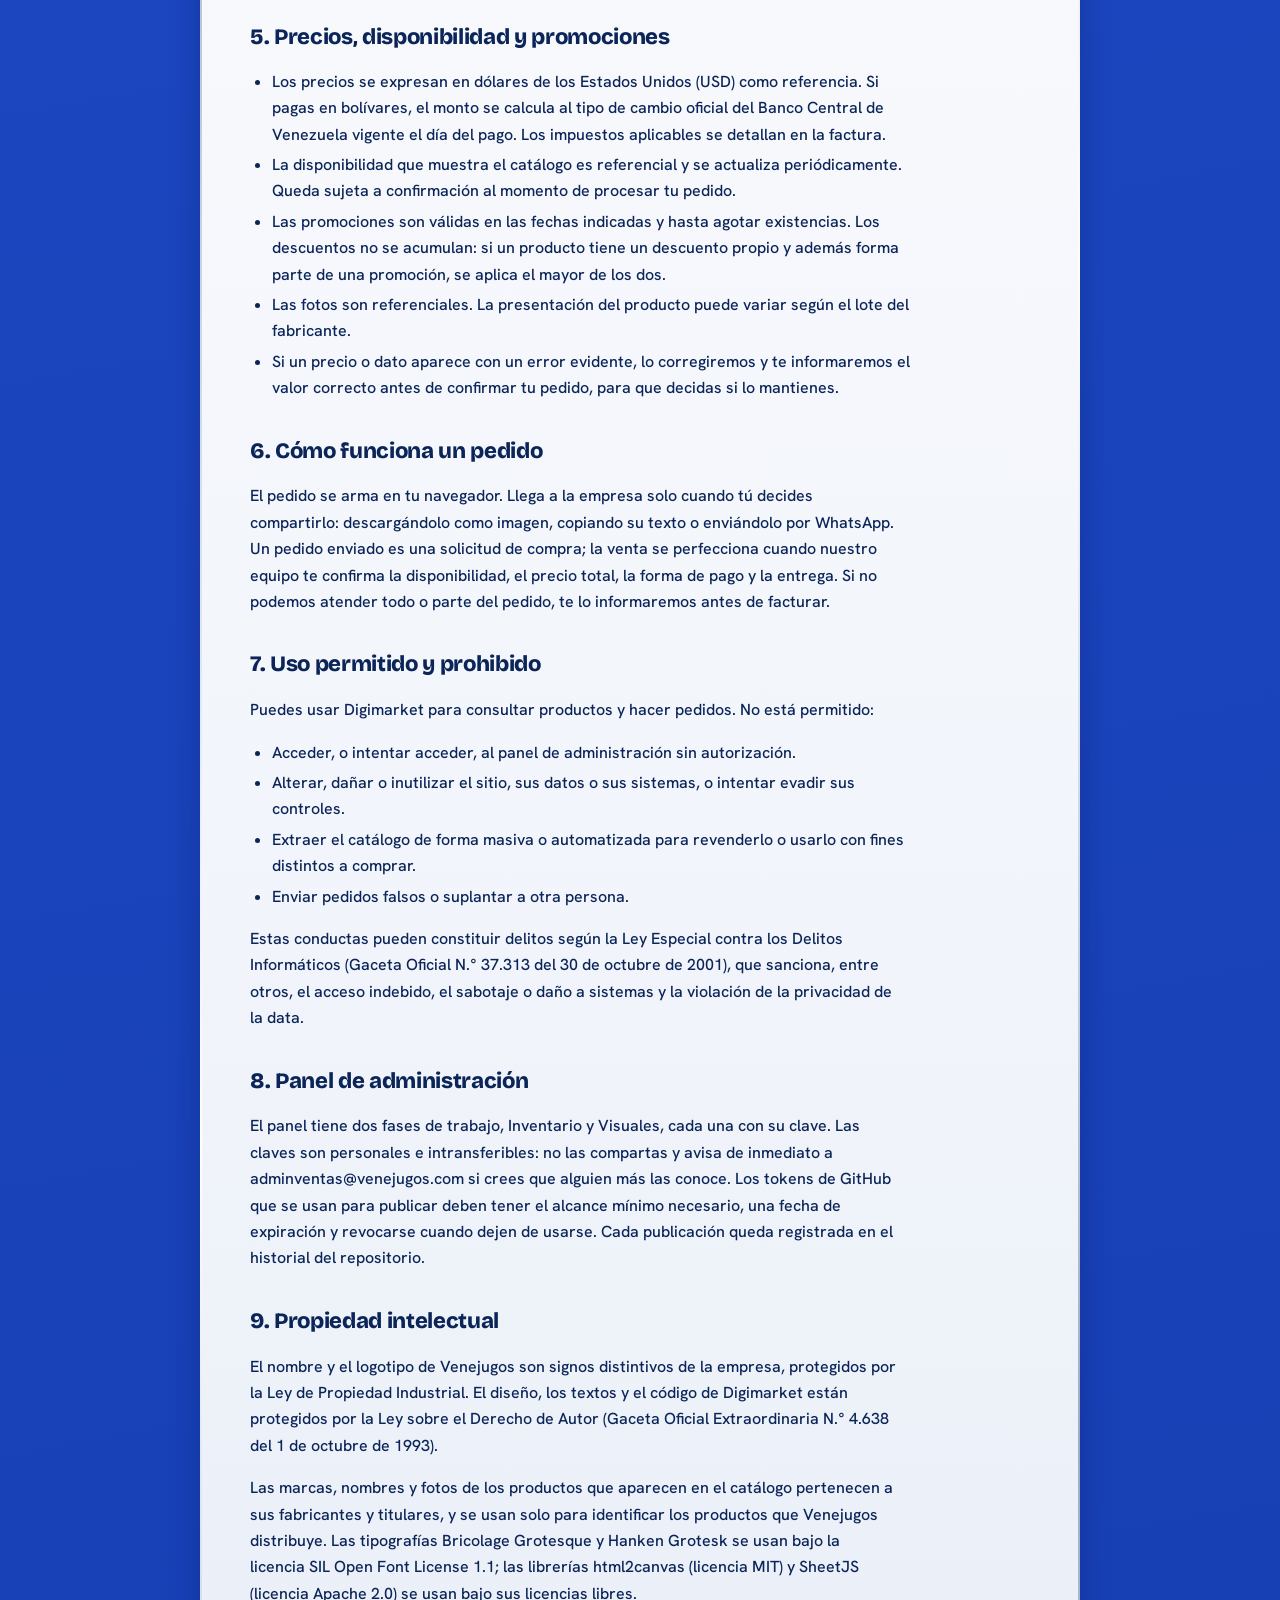
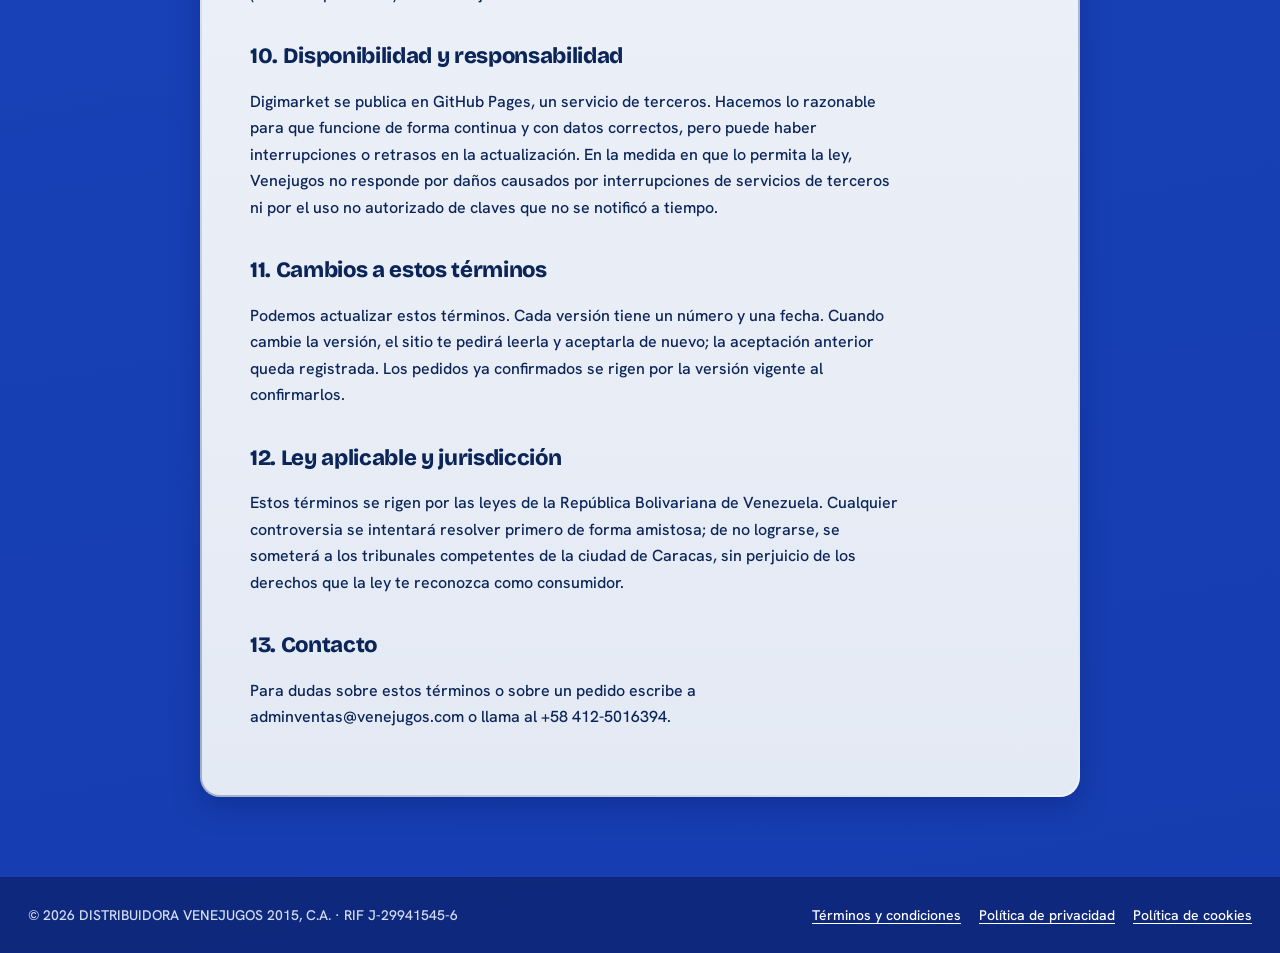
<file: terminos.html>
<!DOCTYPE html>
<html lang="es">
<head>
  <meta charset="UTF-8">
  <meta name="viewport" content="width=device-width, initial-scale=1, viewport-fit=cover">
  <meta http-equiv="Content-Security-Policy" content="default-src 'self'; script-src 'self'; style-src 'self' 'unsafe-inline'; img-src 'self' data:; font-src 'self'; connect-src 'self'; object-src 'none'; base-uri 'self'; form-action 'self'">
  <title>Términos y condiciones de uso · Digimarket</title>
  <meta name="theme-color" content="#0c2c95">
  <link rel="icon" type="image/png" href="favicon.png">
  <link rel="stylesheet" href="tienda.css">
</head>
<body class="legal entra">
  <a class="saltar" href="#doc">Saltar al contenido</a>
  <header class="legal-cab contenedor">
    <a class="marca" href="./" aria-label="Volver a Digimarket">
      <span class="marca-logo"><img src="logo.png" alt="Venejugos" width="56" height="38"></span>
      <span class="marca-texto"><strong>Digimarket</strong><span>Venejugos</span></span>
    </a>
  </header>
  <svg class="cinta" viewBox="0 0 1280 60" aria-hidden="true" focusable="false">
    <defs>
      <linearGradient id="metal-plata" gradientUnits="userSpaceOnUse" x1="0" y1="0" x2="1280" y2="0"><stop offset="0" stop-color="#ffffff"/><stop offset=".22" stop-color="#c3cde2"/><stop offset=".45" stop-color="#ffffff"/><stop offset=".7" stop-color="#a9b6cf"/><stop offset="1" stop-color="#ffffff"/></linearGradient>
      <linearGradient id="metal-rojo" gradientUnits="userSpaceOnUse" x1="0" y1="0" x2="1280" y2="0"><stop offset="0" stop-color="#ff5a6e"/><stop offset=".25" stop-color="#e2001a"/><stop offset=".5" stop-color="#8f0011"/><stop offset=".75" stop-color="#e2001a"/><stop offset="1" stop-color="#ff4d63"/></linearGradient>
    </defs>
    <path class="c-azul" pathLength="1600" d="M8 34 C 260 6, 520 52, 790 28 S 1120 6, 1272 22"/>
    <path class="c-rojo" pathLength="1600" d="M8 46 C 280 20, 560 60, 820 40 S 1140 22, 1272 34"/>
  </svg>
  <main class="contenedor">
  <article class="doc" id="doc">
    <a class="volver" href="./"><svg width="16" height="16" viewBox="0 0 24 24" fill="none" stroke="currentColor" stroke-width="2.4" aria-hidden="true"><path d="M15 18l-6-6 6-6"/></svg>Volver al catálogo</a>
    <h1>Términos y condiciones de uso</h1>
    <p class="vigencia">Versión <span data-legal="version.terminos">1.0</span>, vigente desde el <span data-legal="vigencia">18 de noviembre de 2026</span>.</p>
    <nav class="indice" aria-label="Contenido"><strong>Contenido</strong><ol><li><a href="#quien">Quiénes somos</a></li><li><a href="#que">Qué es Digimarket</a></li><li><a href="#usuarios">Quién puede usarlo</a></li><li><a href="#aceptacion">Cómo se aceptan</a></li><li><a href="#precios">Precios, disponibilidad y promociones</a></li><li><a href="#pedidos">Cómo funciona un pedido</a></li><li><a href="#uso">Uso permitido y prohibido</a></li><li><a href="#admin">Panel de administración</a></li><li><a href="#propiedad">Propiedad intelectual</a></li><li><a href="#responsabilidad">Disponibilidad y responsabilidad</a></li><li><a href="#cambios">Cambios</a></li><li><a href="#ley">Ley aplicable y jurisdicción</a></li><li><a href="#contacto">Contacto</a></li></ol></nav>

<h2 id="quien">1. Quiénes somos</h2>
<p>Digimarket es operado por <span data-legal="empresa.razon">[Razón social]</span>, RIF <span data-legal="empresa.rif">[RIF]</span>, con domicilio en <span data-legal="empresa.direccion">[Dirección]</span>, <span data-legal="empresa.ciudad">[Ciudad]</span>, en la República Bolivariana de Venezuela (en adelante, “Venejugos” o “la empresa”).</p>

<h2 id="que">2. Qué es Digimarket</h2>
<p>Digimarket es el catálogo en línea de los productos que distribuye Venejugos. Muestra precios de referencia, disponibilidad y promociones, y te permite armar un pedido para enviárnoslo. Digimarket no cobra pagos ni cierra ventas de forma automática: cada pedido lo confirma nuestro equipo.</p>

<h2 id="usuarios">3. Quién puede usarlo</h2>
<p>El catálogo está dirigido a clientes, comercios y personas mayores de 18 años con capacidad para contratar. El panel de administración solo puede usarlo el personal que la empresa autorice.</p>

<h2 id="aceptacion">4. Cómo se aceptan estos términos</h2>
<p>Antes de usar el catálogo, el sitio te pide marcar, por separado, una casilla para estos Términos y condiciones y otra para la Política de privacidad. Las casillas nunca vienen marcadas y cada una enlaza al documento completo. No te pedimos tu nombre para aceptar.</p>
<p>Al marcar las casillas y pulsar “Aceptar y entrar” manifiestas tu voluntad mediante un mensaje de datos, que tiene la misma eficacia probatoria que un documento escrito conforme a la Ley sobre Mensajes de Datos y Firmas Electrónicas (Decreto-Ley N.° 1.204, Gaceta Oficial N.° 37.148 del 28 de febrero de 2001).</p>
<p>Para dejar constancia guardamos la fecha y hora en que marcaste cada casilla, la versión de cada documento y la forma en que aceptaste (ventana, navegador y dispositivo). La Política de privacidad explica estos datos en detalle. Si no aceptas, no podrás usar el catálogo. Puedes retirar tu aceptación con el enlace “Retirar mi consentimiento” del pie de página.</p>

<h2 id="precios">5. Precios, disponibilidad y promociones</h2>
<ul>
  <li>Los precios se expresan en dólares de los Estados Unidos (USD) como referencia. Si pagas en bolívares, el monto se calcula al tipo de cambio oficial del Banco Central de Venezuela vigente el día del pago. Los impuestos aplicables se detallan en la factura.</li>
  <li>La disponibilidad que muestra el catálogo es referencial y se actualiza periódicamente. Queda sujeta a confirmación al momento de procesar tu pedido.</li>
  <li>Las promociones son válidas en las fechas indicadas y hasta agotar existencias. Los descuentos no se acumulan: si un producto tiene un descuento propio y además forma parte de una promoción, se aplica el mayor de los dos.</li>
  <li>Las fotos son referenciales. La presentación del producto puede variar según el lote del fabricante.</li>
  <li>Si un precio o dato aparece con un error evidente, lo corregiremos y te informaremos el valor correcto antes de confirmar tu pedido, para que decidas si lo mantienes.</li>
</ul>

<h2 id="pedidos">6. Cómo funciona un pedido</h2>
<p>El pedido se arma en tu navegador. Llega a la empresa solo cuando tú decides compartirlo: descargándolo como imagen, copiando su texto o enviándolo por WhatsApp. Un pedido enviado es una solicitud de compra; la venta se perfecciona cuando nuestro equipo te confirma la disponibilidad, el precio total, la forma de pago y la entrega. Si no podemos atender todo o parte del pedido, te lo informaremos antes de facturar.</p>

<h2 id="uso">7. Uso permitido y prohibido</h2>
<p>Puedes usar Digimarket para consultar productos y hacer pedidos. No está permitido:</p>
<ul>
  <li>Acceder, o intentar acceder, al panel de administración sin autorización.</li>
  <li>Alterar, dañar o inutilizar el sitio, sus datos o sus sistemas, o intentar evadir sus controles.</li>
  <li>Extraer el catálogo de forma masiva o automatizada para revenderlo o usarlo con fines distintos a comprar.</li>
  <li>Enviar pedidos falsos o suplantar a otra persona.</li>
</ul>
<p>Estas conductas pueden constituir delitos según la Ley Especial contra los Delitos Informáticos (Gaceta Oficial N.° 37.313 del 30 de octubre de 2001), que sanciona, entre otros, el acceso indebido, el sabotaje o daño a sistemas y la violación de la privacidad de la data.</p>

<h2 id="admin">8. Panel de administración</h2>
<p>El panel tiene dos fases de trabajo, Inventario y Visuales, cada una con su clave. Las claves son personales e intransferibles: no las compartas y avisa de inmediato a <span data-legal="empresa.correo">[correo]</span> si crees que alguien más las conoce. Los tokens de GitHub que se usan para publicar deben tener el alcance mínimo necesario, una fecha de expiración y revocarse cuando dejen de usarse. Cada publicación queda registrada en el historial del repositorio.</p>

<h2 id="propiedad">9. Propiedad intelectual</h2>
<p>El nombre y el logotipo de Venejugos son signos distintivos de la empresa, protegidos por la Ley de Propiedad Industrial. El diseño, los textos y el código de Digimarket están protegidos por la Ley sobre el Derecho de Autor (Gaceta Oficial Extraordinaria N.° 4.638 del 1 de octubre de 1993).</p>
<p>Las marcas, nombres y fotos de los productos que aparecen en el catálogo pertenecen a sus fabricantes y titulares, y se usan solo para identificar los productos que Venejugos distribuye. Las tipografías Bricolage Grotesque y Hanken Grotesk se usan bajo la licencia SIL Open Font License 1.1; las librerías html2canvas (licencia MIT) y SheetJS (licencia Apache 2.0) se usan bajo sus licencias libres.</p>

<h2 id="responsabilidad">10. Disponibilidad y responsabilidad</h2>
<p>Digimarket se publica en GitHub Pages, un servicio de terceros. Hacemos lo razonable para que funcione de forma continua y con datos correctos, pero puede haber interrupciones o retrasos en la actualización. En la medida en que lo permita la ley, Venejugos no responde por daños causados por interrupciones de servicios de terceros ni por el uso no autorizado de claves que no se notificó a tiempo.</p>

<h2 id="cambios">11. Cambios a estos términos</h2>
<p>Podemos actualizar estos términos. Cada versión tiene un número y una fecha. Cuando cambie la versión, el sitio te pedirá leerla y aceptarla de nuevo; la aceptación anterior queda registrada. Los pedidos ya confirmados se rigen por la versión vigente al confirmarlos.</p>

<h2 id="ley">12. Ley aplicable y jurisdicción</h2>
<p>Estos términos se rigen por las leyes de la República Bolivariana de Venezuela. Cualquier controversia se intentará resolver primero de forma amistosa; de no lograrse, se someterá a los tribunales competentes de <span data-legal="empresa.tribunales">[ciudad]</span>, sin perjuicio de los derechos que la ley te reconozca como consumidor.</p>

<h2 id="contacto">13. Contacto</h2>
<p>Para dudas sobre estos términos o sobre un pedido escribe a <span data-legal="empresa.correo">[correo]</span> o llama al <span data-legal="empresa.telefono">[teléfono]</span>.</p>
  </article>
  </main>
  <footer class="pie">
    <div class="contenedor pie-fila">
      <div>© 2026 <span data-legal="empresa.razon">DISTRIBUIDORA VENEJUGOS 2015, C.A.</span> · RIF <span data-legal="empresa.rif">J-29941545-6</span></div>
      <nav class="pie-legal" aria-label="Documentos legales">
        <a href="terminos.html">Términos y condiciones</a>
        <a href="privacidad.html">Política de privacidad</a>
        <a href="cookies.html">Política de cookies</a>
      </nav>
    </div>
  </footer>
  <script src="legal.js"></script>
</body>
</html>
</file>
<file: tienda.css>
/* =========================================================================
   Digimarket · Venejugos — Catálogo público
   Colorimetría tomada del logo Venejugos: azul real + rojo vivo sobre blanco.
   ========================================================================= */
@font-face {
  font-family: "Bricolage";
  src: url("./bricolage.woff2") format("woff2-variations"), url("./bricolage.woff2") format("woff2");
  font-weight: 200 800; font-stretch: 75% 100%; font-display: swap;
}
@font-face {
  font-family: "Hanken";
  src: url("./hanken.woff2") format("woff2-variations"), url("./hanken.woff2") format("woff2");
  font-weight: 100 900; font-display: swap;
}
/* Colorimetría tomada de NEXUS: azul Venejugos profundo, rojo de marca
   metálico y superficies plateadas. */
:root {
  --azul: #1f4fd1;
  --azul-900: #0b2559;      /* marino: títulos y texto fuerte */
  --azul-700: #163db0;
  --azul-100: #d5ddf3;
  --azul-050: #e8eeff;
  --rojo: #e2001a;
  --rojo-700: #b80016;
  --rojo-050: #fff1f3;
  --tinta: #0b2559;
  --gris: #5a6c9e;
  --gris-claro: #8a9bc9;
  --linea: #d5ddf3;
  --fondo: #f4f7ff;
  --blanco: #ffffff;
  --verde: #14663f;
  --plata: linear-gradient(180deg, #ffffff 0%, #e6ecf6 42%, #c3cde2 52%, #f3f6fb 100%);
  --plata-borde: linear-gradient(135deg, #ffffff 0%, #b9c4da 30%, #ffffff 55%, #9eabc4 80%, #eef2f8 100%);
  --rojo-metal: linear-gradient(135deg, #ff6b7d 0%, #e2001a 30%, #8f0011 55%, #e2001a 78%, #ff5a6e 100%);
  --azul-metal: linear-gradient(180deg, #4a78ff 0%, #1f4fd1 48%, #163db0 52%, #2a5ae0 100%);
  --superficie-clara: linear-gradient(180deg, #ffffff 0%, #f2f5fb 60%, #e4eaf4 100%);
  --fondo-azul: radial-gradient(900px 480px at 12% -8%, rgba(120, 160, 255, .55), transparent 62%), radial-gradient(700px 420px at 100% 20%, rgba(255, 255, 255, .12), transparent 60%), linear-gradient(170deg, #0c2c95 0, #1f4fd1 520px, #2051d6 900px, #1b46bf 1600px, #163db0 100%);

  --radio: 14px;
  --radio-sm: 9px;
  --sombra: 0 1px 2px rgba(4, 20, 90, .08), 0 8px 22px rgba(4, 20, 90, .14);
  --sombra-alta: 0 14px 44px rgba(4, 14, 60, .38);
  --fuente: "Hanken", "Segoe UI", system-ui, -apple-system, Roboto, Arial, sans-serif;
  --fuente-display: "Bricolage", "Segoe UI", system-ui, sans-serif;
  --contenedor: 1480px;
  --pad: clamp(12px, 2.4vw, 28px);
  --alto-nav: 64px;
  --ease: cubic-bezier(.2, .8, .2, 1);
}

*, *::before, *::after { box-sizing: border-box; }
html {
  -webkit-tap-highlight-color: transparent;
  -webkit-text-size-adjust: 100%;
  scroll-padding-top: 140px;
}
body {
  margin: 0;
  font-family: var(--fuente);
  font-size: 15px;
  line-height: 1.45;
  color: var(--tinta);
  background: var(--fondo);
  -webkit-font-smoothing: antialiased;
  min-height: 100svh;
  display: flex; flex-direction: column;
}
img { max-width: 100%; display: block; }
button, input, select, textarea { font: inherit; color: inherit; }
button, a, [role="button"], .chip, .tab { touch-action: manipulation; }
button, [role="button"], .chip { -webkit-user-select: none; user-select: none; }
input, select, textarea { font-size: 16px; }
:focus-visible { outline: 3px solid #ffffff; outline-offset: 1px; box-shadow: 0 0 0 6px #0b2559; border-radius: 6px; }
.sr-only { position: absolute; width: 1px; height: 1px; padding: 0; margin: -1px; overflow: hidden; clip: rect(0 0 0 0); white-space: nowrap; border: 0; }
.contenedor { width: 100%; max-width: var(--contenedor); margin: 0 auto; padding-inline: var(--pad); }

/* ---------- Barra superior ---------- */
.nav {
  position: sticky; top: 0; z-index: 40;
  background: var(--azul-900);
  color: var(--blanco);
  padding-top: env(safe-area-inset-top, 0px);
}
.nav-fila {
  display: grid;
  grid-template-columns: auto 1fr auto;
  align-items: center;
  gap: clamp(10px, 2vw, 24px);
  min-height: var(--alto-nav);
}
.marca { display: flex; align-items: center; gap: 10px; text-decoration: none; color: inherit; min-width: 0; }
.marca-logo {
  background: var(--blanco); border-radius: 10px; padding: 4px 8px;
  height: 46px; display: grid; place-items: center; flex-shrink: 0;
}
.marca-logo img { height: 38px; width: auto; }
.marca-texto { display: flex; flex-direction: column; line-height: 1.05; }
.marca-texto strong { font-family: var(--fuente-display); font-size: 22px; font-weight: 800; letter-spacing: -.01em; }
.marca-texto span { font-size: 12px; color: var(--azul-100); }

.buscador {
  display: flex; align-items: stretch;
  background: var(--blanco); border-radius: 12px; overflow: hidden;
  height: 46px; max-width: 760px; width: 100%; justify-self: center;
  box-shadow: 0 0 0 2px transparent; transition: box-shadow .15s;
}
.buscador:focus-within { box-shadow: 0 0 0 3px var(--rojo); }
.buscador select {
  border: 0; background: var(--fondo); color: var(--tinta);
  padding: 0 10px; font-size: 14px; max-width: 170px; cursor: pointer;
  border-right: 1px solid var(--linea);
}
.buscador input {
  flex: 1; border: 0; padding: 0 14px; min-width: 0; color: var(--tinta); background: transparent;
}
.buscador input:focus { outline: none; }
.buscador input::placeholder { color: var(--gris-claro); }
.buscador button {
  border: 0; background: var(--rojo); color: var(--blanco);
  width: 54px; display: grid; place-items: center; cursor: pointer;
}
.buscador button:active { background: var(--rojo-700); }
.buscador button svg { width: 22px; height: 22px; }

.btn-carrito {
  position: relative; display: flex; align-items: center; gap: 8px;
  background: transparent; border: 1px solid rgba(255,255,255,.28);
  color: var(--blanco); border-radius: 12px; padding: 0 14px; height: 46px; cursor: pointer;
  font-weight: 700;
}
.btn-carrito svg { width: 26px; height: 26px; }
.btn-carrito:active { transform: scale(.97); }
.contador {
  position: absolute; top: -7px; left: 26px;
  min-width: 22px; height: 22px; padding: 0 6px; border-radius: 11px;
  background: var(--rojo); color: var(--blanco); font-size: 12px; font-weight: 800;
  display: grid; place-items: center; border: 2px solid var(--azul-900);
}
.contador[hidden] { display: none; }
.contador.salto { animation: salto .35s var(--ease); }
@keyframes salto { 40% { transform: scale(1.35); } }

/* ---------- Barra de categorías ---------- */
.subnav { background: var(--azul); border-bottom: 3px solid var(--rojo); }
.subnav-pista {
  display: flex; gap: 4px; overflow-x: auto; scrollbar-width: none;
  padding-block: 6px; scroll-snap-type: x proximity;
}
.subnav-pista::-webkit-scrollbar { display: none; }
.subnav .chip {
  flex-shrink: 0; scroll-snap-align: start;
  background: transparent; border: 0; color: var(--blanco);
  padding: 7px 13px; border-radius: 999px; font-size: 14px; font-weight: 600; cursor: pointer; white-space: nowrap;
}
.subnav .chip[aria-pressed="true"] { background: var(--blanco); color: var(--azul); }
.subnav .chip.oferta { color: #ffd0d3; }
.subnav .chip.oferta[aria-pressed="true"] { background: var(--rojo); color: var(--blanco); }

/* ---------- Banners de promociones ---------- */
.promos { margin-top: 18px; position: relative; }
.promos-pista {
  display: grid; grid-auto-flow: column; grid-auto-columns: 100%;
  overflow-x: auto; scroll-snap-type: x mandatory; scrollbar-width: none;
  border-radius: var(--radio); overscroll-behavior-x: contain;
}
.promos-pista::-webkit-scrollbar { display: none; }
.banner {
  scroll-snap-align: start; position: relative; overflow: hidden;
  aspect-ratio: 16 / 4.6; min-height: 190px;
  border-radius: var(--radio); color: var(--blanco); border: 0; padding: 0; text-align: left; cursor: pointer;
  background: var(--azul);
}
.banner.rojo { background: var(--rojo); }
.banner picture, .banner img.banner-img { position: absolute; inset: 0; width: 100%; height: 100%; object-fit: cover; }
.banner-arte { position: absolute; inset: 0; pointer-events: none; }
.banner-contenido {
  position: relative; z-index: 1; height: 100%;
  display: flex; flex-direction: column; justify-content: center; align-items: flex-start; gap: 8px;
  padding: clamp(18px, 4vw, 56px); max-width: min(640px, 70%);
}
.banner-etiqueta {
  font-family: var(--fuente-display); font-weight: 800; line-height: .9;
  font-size: clamp(44px, 8vw, 104px); letter-spacing: -.03em;
}
.banner h2 { margin: 0; font-family: var(--fuente-display); font-size: clamp(22px, 3.2vw, 40px); line-height: 1.05; font-weight: 800; }
.banner p { margin: 0; font-size: clamp(14px, 1.4vw, 17px); max-width: 46ch; opacity: .92; }
.banner-cta {
  margin-top: 8px; display: inline-flex; align-items: center; gap: 8px;
  background: var(--blanco); color: var(--azul); font-weight: 800; padding: 10px 16px; border-radius: 999px; font-size: 14px;
}
.banner.rojo .banner-cta { color: var(--rojo-700); }
.banner-fechas { font-size: 12.5px; opacity: .85; }
.banner.solo-imagen .banner-cta { position: absolute; right: 16px; bottom: 16px; margin: 0; box-shadow: var(--sombra); }
.promos-ctrl {
  position: absolute; top: 50%; transform: translateY(-50%);
  width: 44px; height: 44px; border-radius: 50%; border: 0; cursor: pointer;
  background: rgba(255,255,255,.92); color: var(--azul); display: grid; place-items: center; box-shadow: var(--sombra);
}
.promos-ctrl svg { width: 22px; height: 22px; }
.promos-ctrl.prev { left: 10px; }
.promos-ctrl.next { right: 10px; }
.promos-puntos { display: flex; gap: 6px; justify-content: center; margin-top: 10px; }
.promos-puntos button { width: 9px; height: 9px; border-radius: 5px; border: 0; padding: 0; background: #c4cbe0; cursor: pointer; transition: width .2s var(--ease), background .2s; }
.promos-puntos button[aria-current="true"] { width: 26px; background: var(--azul); }

/* ---------- Secciones ---------- */
.seccion { margin-top: 22px; }
.seccion-cab { display: flex; align-items: baseline; justify-content: space-between; gap: 12px; margin-bottom: 10px; }
.seccion-cab h2 { margin: 0; font-family: var(--fuente-display); font-size: clamp(21px, 2.4vw, 28px); font-weight: 800; color: var(--azul-900); line-height: 1.1; }
.seccion-cab small { color: var(--gris); font-size: 14px; }
.enlace { background: none; border: 0; color: var(--azul); font-weight: 700; cursor: pointer; padding: 6px 0; font-size: 14px; }
.enlace:hover { text-decoration: underline; }

.fila-scroll {
  display: grid; grid-auto-flow: column; grid-auto-columns: var(--ancho-fila, 200px);
  gap: 12px; overflow-x: auto; padding: 4px 2px 14px; scroll-snap-type: x proximity; overscroll-behavior-x: contain;
}
.fila-scroll > * { scroll-snap-align: start; }
.panel-ofertas { background: var(--blanco); border-radius: var(--radio); padding: 16px 16px 4px; box-shadow: var(--sombra); }

/* ---------- Disposición catálogo ---------- */
.catalogo { display: grid; grid-template-columns: 1fr; gap: 20px; margin-top: 22px; align-items: start; }
.filtros { display: none; }
.barra-resultados {
  display: flex; align-items: center; justify-content: space-between; gap: 10px; flex-wrap: wrap;
  background: var(--blanco); border-radius: var(--radio-sm); padding: 10px 12px; margin-bottom: 12px; box-shadow: var(--sombra);
}
.barra-resultados .total { font-size: 14px; color: var(--gris); }
.barra-resultados .total strong { color: var(--tinta); }
.barra-acciones { display: flex; gap: 8px; align-items: center; }
.selector {
  height: 40px; border: 1px solid var(--linea); border-radius: 10px; background: var(--blanco);
  padding: 0 10px; font-size: 14px; cursor: pointer;
}
.btn-filtros {
  height: 40px; display: inline-flex; align-items: center; gap: 6px; padding: 0 14px;
  border: 1px solid var(--linea); background: var(--blanco); border-radius: 10px; font-weight: 700; cursor: pointer; font-size: 14px;
}
.btn-filtros svg { width: 18px; height: 18px; }
.btn-filtros .num { background: var(--rojo); color: var(--blanco); border-radius: 9px; font-size: 11px; padding: 1px 6px; }
.chips-activos { display: flex; flex-wrap: wrap; gap: 6px; margin: -4px 0 12px; }
.chips-activos:empty { display: none; }
.chip-activo {
  display: inline-flex; align-items: center; gap: 6px; background: var(--azul-050); color: var(--azul);
  border: 1px solid var(--azul-100); border-radius: 999px; padding: 5px 10px; font-size: 13px; font-weight: 600; cursor: pointer;
}
.chip-activo svg { width: 14px; height: 14px; }

/* ---------- Panel de filtros ---------- */
.filtro-grupo { padding: 14px 0; border-bottom: 1px solid var(--linea); }
.filtro-grupo:first-child { padding-top: 0; }
.filtro-grupo h3 { margin: 0 0 8px; font-size: 15px; font-weight: 800; color: var(--azul-900); }
.opcion {
  display: flex; align-items: center; gap: 9px; padding: 5px 2px; font-size: 14px; cursor: pointer; border-radius: 6px;
}
.opcion input { width: 18px; height: 18px; accent-color: var(--azul); margin: 0; flex-shrink: 0; }
.opcion span { flex: 1; min-width: 0; overflow: hidden; text-overflow: ellipsis; white-space: nowrap; }
.opcion small { color: var(--gris-claro); font-size: 12px; }
.marca-buscar { width: 100%; height: 38px; border: 1px solid var(--linea); border-radius: 9px; padding: 0 10px; margin-bottom: 6px; font-size: 14px; }
.lista-marcas { max-height: 260px; overflow-y: auto; overscroll-behavior: contain; padding-right: 4px; }
.rango { display: flex; gap: 8px; align-items: center; }
.rango input { width: 100%; height: 38px; border: 1px solid var(--linea); border-radius: 9px; padding: 0 10px; font-size: 14px; min-width: 0; }
.btn-limpiar { margin-top: 12px; width: 100%; height: 40px; border-radius: 10px; border: 1px solid var(--linea); background: var(--blanco); font-weight: 700; cursor: pointer; }

/* ---------- Tarjeta de producto ---------- */
.grid {
  display: grid; gap: 10px;
  grid-template-columns: repeat(2, minmax(0, 1fr));
}
.tarjeta {
  background: var(--blanco); border-radius: var(--radio); box-shadow: var(--sombra);
  display: flex; flex-direction: column; overflow: hidden; position: relative; min-width: 0;
  border: 1px solid transparent; transition: border-color .15s;
}
.tarjeta.agotado .foto img { opacity: .45; filter: grayscale(.6); }
.foto {
  position: relative; aspect-ratio: 1 / 1; background: var(--blanco);
  display: grid; place-items: center; border: 0; padding: 10px; cursor: pointer; width: 100%;
  border-bottom: 1px solid var(--linea);
}
.foto img { width: 100%; height: 100%; object-fit: contain; }
.foto .placeholder { width: 100%; height: 100%; }
.insignia-desc {
  position: absolute; top: 8px; left: 8px; z-index: 1;
  background: var(--rojo); color: var(--blanco); font-weight: 800; font-size: 13px;
  padding: 4px 8px; border-radius: 8px; line-height: 1;
}
.insignia-dest {
  position: absolute; top: 8px; right: 8px; z-index: 1;
  background: var(--azul); color: var(--blanco); font-weight: 700; font-size: 11px; padding: 4px 7px; border-radius: 8px;
}
.cuerpo { padding: 10px 11px 12px; display: flex; flex-direction: column; gap: 5px; flex: 1; }
.nombre {
  margin: 0; font-size: 14px; font-weight: 600; line-height: 1.3; color: var(--tinta);
  display: -webkit-box; -webkit-line-clamp: 3; -webkit-box-orient: vertical; overflow: hidden;
  min-height: calc(1.3em * 2); background: none; border: 0; padding: 0; text-align: left; cursor: pointer;
}
.meta { font-size: 12px; color: var(--gris); display: flex; gap: 6px; flex-wrap: wrap; }
.meta .codigo { color: var(--gris-claro); }
.precio { display: flex; align-items: flex-start; gap: 1px; color: var(--tinta); margin-top: 2px; }
.precio .simbolo { font-size: 13px; font-weight: 700; margin-top: 4px; }
.precio .entero { font-family: var(--fuente-display); font-size: 27px; font-weight: 800; line-height: 1; }
.precio .decimales { font-size: 13px; font-weight: 800; margin-top: 4px; }
.tarjeta.con-descuento .precio { color: var(--rojo-700); }
.antes { font-size: 12.5px; color: var(--gris); }
.antes s { color: var(--gris); }
.ahorro { color: var(--rojo-700); font-weight: 700; }
.stock { font-size: 12.5px; font-weight: 700; display: flex; align-items: center; gap: 5px; }
.stock::before { content: ''; width: 7px; height: 7px; border-radius: 50%; background: currentColor; }
.stock.ok { color: var(--verde); }
.stock.bajo { color: var(--rojo-700); }
.stock.agotado { color: var(--gris); }
.acciones { margin-top: auto; padding-top: 6px; display: grid; grid-template-columns: auto 1fr; gap: 6px; align-items: center; }
.cantidad {
  display: inline-grid; grid-template-columns: 30px 34px 30px; height: 38px;
  border: 1px solid var(--linea); border-radius: 10px; overflow: hidden; background: var(--fondo);
}
.cantidad button { border: 0; background: transparent; font-size: 18px; font-weight: 700; color: var(--azul); cursor: pointer; padding: 0; }
.cantidad button:active { background: var(--azul-100); }
.cantidad input {
  border: 0; text-align: center; width: 100%; background: var(--blanco); font-weight: 700; padding: 0;
  -moz-appearance: textfield; appearance: textfield; font-size: 16px;
}
.cantidad input::-webkit-outer-spin-button, .cantidad input::-webkit-inner-spin-button { -webkit-appearance: none; margin: 0; }
.btn-agregar {
  height: 38px; border-radius: 10px; border: 0; background: var(--azul); color: var(--blanco);
  font-weight: 800; font-size: 14px; cursor: pointer; padding: 0 10px; white-space: nowrap;
  transition: background .15s, transform .1s;
}
.btn-agregar:active { transform: scale(.97); }
.btn-agregar.listo { background: var(--verde); }
.btn-agregar:disabled { background: #c6ccda; cursor: not-allowed; }
.fila-scroll .tarjeta .acciones { grid-template-columns: 1fr; }
.fila-scroll .tarjeta .cantidad { display: none; }
.fila-scroll .ahorro, .fila-scroll .antes .sep { display: none; }

/* Esqueleto de carga */
.esqueleto .foto, .esqueleto .linea { background: linear-gradient(90deg, #eef1f6 25%, #f7f8fb 50%, #eef1f6 75%); background-size: 200% 100%; animation: brillo 1.2s infinite linear; }
.esqueleto .linea { height: 12px; border-radius: 6px; margin: 4px 0; }
@keyframes brillo { to { background-position: -200% 0; } }

.vacio { background: var(--blanco); border-radius: var(--radio); padding: 48px 20px; text-align: center; color: var(--gris); box-shadow: var(--sombra); }
.vacio h3 { color: var(--tinta); margin: 0 0 6px; font-size: 18px; }

/* ---------- Paginación ---------- */
.paginacion { display: flex; justify-content: center; gap: 6px; flex-wrap: wrap; margin: 22px 0 8px; }
.paginacion button {
  min-width: 42px; height: 42px; border-radius: 10px; border: 1px solid var(--linea); background: var(--blanco);
  font-weight: 700; cursor: pointer; padding: 0 12px;
}
.paginacion button[aria-current="page"] { background: var(--azul); color: var(--blanco); border-color: var(--azul); }
.paginacion button:disabled { opacity: .4; cursor: default; }
.paginacion .puntos { align-self: center; color: var(--gris); padding: 0 4px; }

/* ---------- Capas: hoja lateral / inferior ---------- */
.velo {
  position: fixed; inset: 0; background: rgba(0, 16, 48, .5); z-index: 60;
  opacity: 0; pointer-events: none; transition: opacity .2s;
}
.velo.abierto { opacity: 1; pointer-events: auto; }
.hoja {
  position: fixed; z-index: 61; background: var(--blanco); display: flex; flex-direction: column;
  box-shadow: var(--sombra-alta); transition: transform .28s var(--ease); visibility: hidden;
  inset: auto 0 0 0; max-height: 92dvh; border-radius: 20px 20px 0 0; transform: translateY(100%);
  padding-bottom: env(safe-area-inset-bottom, 0px);
}
.hoja.abierta { transform: none; visibility: visible; }
.hoja-cab { display: flex; align-items: center; justify-content: space-between; padding: 14px 16px 10px; border-bottom: 1px solid var(--linea); gap: 10px; }
.hoja-cab h2 { margin: 0; font-family: var(--fuente-display); font-size: 22px; color: var(--azul-900); font-weight: 800; }
.hoja-cuerpo { overflow-y: auto; overscroll-behavior: contain; padding: 14px 16px; flex: 1; }
.hoja-pie { padding: 12px 16px; border-top: 1px solid var(--linea); background: var(--blanco); }
.btn-cerrar { width: 40px; height: 40px; border-radius: 50%; border: 0; background: var(--fondo); cursor: pointer; display: grid; place-items: center; flex-shrink: 0; }
.btn-cerrar svg { width: 20px; height: 20px; }
.asa { width: 42px; height: 5px; border-radius: 3px; background: #cfd5e3; margin: 8px auto 0; }

/* ---------- Detalle de producto ---------- */
.detalle { display: grid; gap: 18px; }
.galeria-principal { aspect-ratio: 1; background: var(--blanco); border: 1px solid var(--linea); border-radius: var(--radio); display: grid; place-items: center; padding: 14px; position: relative; }
.galeria-principal img { width: 100%; height: 100%; object-fit: contain; }
.miniaturas { display: flex; gap: 8px; margin-top: 8px; overflow-x: auto; }
.miniaturas button { width: 62px; height: 62px; flex-shrink: 0; border-radius: 10px; border: 2px solid var(--linea); background: var(--blanco); padding: 4px; cursor: pointer; }
.miniaturas button[aria-current="true"] { border-color: var(--azul); }
.miniaturas img { width: 100%; height: 100%; object-fit: contain; }
.detalle h3 { margin: 0; font-size: 20px; line-height: 1.25; }
.detalle .precio .entero { font-size: 38px; }
.ficha { display: grid; grid-template-columns: auto 1fr; gap: 6px 14px; font-size: 14px; margin: 10px 0 0; }
.ficha dt { color: var(--gris); }
.ficha dd { margin: 0; font-weight: 600; }
.descripcion { font-size: 14.5px; color: #2b3348; white-space: pre-line; margin: 10px 0 0; }
.detalle .acciones { grid-template-columns: auto 1fr; max-width: 420px; }
.detalle .btn-agregar, .detalle .cantidad { height: 46px; }
.promo-nota { display: inline-block; background: var(--rojo-050); color: var(--rojo-700); border-radius: 8px; padding: 4px 9px; font-size: 13px; font-weight: 700; }

/* ---------- Carrito ---------- */
.linea-pedido { display: grid; grid-template-columns: 56px 1fr auto; gap: 10px; padding: 12px 0; border-bottom: 1px solid var(--linea); align-items: start; }
.linea-pedido:last-child { border-bottom: 0; }
.linea-pedido .mini { width: 56px; height: 56px; border-radius: 10px; border: 1px solid var(--linea); background: var(--blanco); padding: 3px; }
.linea-pedido .mini img, .linea-pedido .mini svg { width: 100%; height: 100%; object-fit: contain; }
.linea-pedido .n { font-size: 14px; font-weight: 600; line-height: 1.3; }
.linea-pedido .s { font-size: 12px; color: var(--gris); }
.linea-pedido .total-linea { text-align: right; font-weight: 800; white-space: nowrap; }
.linea-pedido .total-linea s { display: block; font-weight: 500; font-size: 12px; color: var(--gris); }
.linea-pedido .cantidad { margin-top: 6px; height: 34px; grid-template-columns: 30px 38px 30px; }
.btn-quitar { background: none; border: 0; color: var(--gris); font-size: 12.5px; text-decoration: underline; cursor: pointer; padding: 6px 0 0; display: block; margin-left: auto; }
.aviso { background: #fff7e0; border: 1px solid #f1d78a; color: #6b4e00; border-radius: 10px; padding: 10px 12px; font-size: 13px; margin-bottom: 10px; }
.campo { display: block; margin-bottom: 10px; }
.campo span { display: block; font-size: 13px; font-weight: 700; color: var(--gris); margin-bottom: 4px; }
.campo input, .campo textarea { width: 100%; border: 1px solid var(--linea); border-radius: 10px; padding: 10px 12px; background: var(--blanco); }
.campo textarea { min-height: 64px; resize: vertical; }
.resumen { display: grid; gap: 6px; font-size: 14px; }
.resumen div { display: flex; justify-content: space-between; }
.resumen .ahorro-total { color: var(--rojo-700); font-weight: 700; }
.resumen .gran-total { font-size: 20px; font-weight: 800; font-family: var(--fuente-display); padding-top: 6px; border-top: 1px solid var(--linea); margin-top: 4px; }
.botones-pedido { display: grid; grid-template-columns: 1fr 1fr; gap: 8px; margin-top: 12px; }
.btn { height: 46px; border-radius: 12px; border: 1px solid var(--linea); background: var(--blanco); font-weight: 800; cursor: pointer; padding: 0 14px; font-size: 14.5px; }
.btn:active { transform: scale(.98); }
.btn-primario { background: var(--rojo); border-color: var(--rojo); color: var(--blanco); }
.btn-azul { background: var(--azul); border-color: var(--azul); color: var(--blanco); }
.btn-ancho { grid-column: 1 / -1; }
.btn:disabled { opacity: .55; cursor: wait; }

/* Tarjeta del pedido que se exporta como imagen */
.pedido-captura { position: fixed; left: -10000px; top: 0; width: 640px; background: #fff; padding: 28px; font-family: var(--fuente); color: var(--tinta); }
.pedido-captura .cab { display: flex; align-items: center; gap: 14px; border-bottom: 3px solid var(--rojo); padding-bottom: 14px; margin-bottom: 14px; }
.pedido-captura .cab img { height: 54px; }
.pedido-captura h2 { margin: 0; font-family: var(--fuente-display); color: var(--azul); font-size: 26px; }
.pedido-captura table { width: 100%; border-collapse: collapse; font-size: 13.5px; }
.pedido-captura th { text-align: left; color: var(--gris); font-size: 12px; border-bottom: 1px solid var(--linea); padding: 6px 4px; }
.pedido-captura td { padding: 7px 4px; border-bottom: 1px solid var(--linea); vertical-align: top; }
.pedido-captura .num { text-align: right; white-space: nowrap; }
.pedido-captura .tot { font-size: 20px; font-weight: 800; color: var(--rojo-700); }

/* ---------- Pie ---------- */
.pie { margin-top: auto; background: var(--azul-900); color: var(--azul-100); padding: 28px 0 calc(28px + env(safe-area-inset-bottom, 0px)); font-size: 14px; }
.pie-fila { display: flex; flex-wrap: wrap; justify-content: space-between; gap: 16px; align-items: center; }
.pie strong { color: var(--blanco); }
main { padding-bottom: 36px; }

.aviso-flotante {
  position: fixed; left: 50%; bottom: calc(18px + env(safe-area-inset-bottom, 0px)); transform: translate(-50%, calc(100% + 60px)); visibility: hidden;
  background: var(--tinta); color: var(--blanco); padding: 12px 18px; border-radius: 12px; z-index: 80;
  font-weight: 600; font-size: 14px; box-shadow: var(--sombra-alta); transition: transform .25s var(--ease); max-width: calc(100vw - 24px);
}
.aviso-flotante.visible { transform: translate(-50%, 0); visibility: visible; }

/* ---------- Hover solo con puntero real ---------- */
@media (hover: hover) and (pointer: fine) {
  .tarjeta:hover { border-color: var(--azul-100); }
  .tarjeta:hover .nombre { color: var(--azul); }
  .btn-agregar:hover:not(:disabled) { background: var(--azul-700); }
  .btn-primario:hover { background: var(--rojo-700); }
  .subnav .chip:hover:not([aria-pressed="true"]) { background: rgba(255,255,255,.14); }
  .btn-carrito:hover { border-color: var(--blanco); }
  .buscador button:hover { background: var(--rojo-700); }
  .paginacion button:hover:not(:disabled):not([aria-current="page"]) { border-color: var(--azul); color: var(--azul); }
  .opcion:hover { background: var(--fondo); }
}

/* =========================================================================
   RESPONSIVE — probado en 30 resoluciones (10 por tipo de dispositivo)
   Teléfonos:   320×568, 360×640, 360×800, 375×667, 390×844, 393×873,
                412×915, 414×896, 428×926, 430×932
   Tabletas:    600×960, 768×1024, 800×1280, 810×1080, 820×1180, 834×1112,
                834×1194, 1024×1366, 1280×800, 1024×768
   Computador:  1280×720, 1366×768, 1440×900, 1536×864, 1600×900,
                1680×1050, 1920×1080, 2048×1152, 2560×1440, 3840×2160
   ========================================================================= */

/* Teléfonos (< 480): cabecera en dos filas, cuadrícula de 2 */
@media (max-width: 479px) {
  :root { --alto-nav: 56px; }
  body { font-size: 14.5px; }
  .nav-fila { grid-template-columns: 1fr auto; row-gap: 8px; padding-block: 8px; }
  .buscador { grid-column: 1 / -1; grid-row: 2; height: 44px; }
  .buscador select { display: none; }
  .marca-logo { height: 40px; padding: 3px 6px; }
  .marca-logo img { height: 32px; }
  .marca-texto strong { font-size: 19px; }
  .marca-texto span { display: none; }
  .btn-carrito { height: 42px; padding: 0 10px; }
  .btn-carrito .txt { display: none; }
  .banner { aspect-ratio: 4 / 3; min-height: 0; }
  .banner-contenido { max-width: 100%; }
  .banner.solo-imagen { aspect-ratio: var(--ar-movil, 4 / 3); }
  .promos-ctrl { display: none; }
  .fila-scroll { --ancho-fila: 156px; gap: 8px; }
  .cuerpo { padding: 9px 9px 10px; }
  .precio .entero { font-size: 24px; }
  .ahorro, .antes .sep { display: none; }
  .acciones { grid-template-columns: 1fr; }
  .cantidad { width: 100%; grid-template-columns: 1fr 1.2fr 1fr; }
  .barra-resultados { padding: 8px 10px; }
  .barra-resultados .total { width: 100%; }
  .barra-acciones { width: 100%; }
  .barra-acciones .selector { flex: 1; min-width: 0; }
  .botones-pedido { grid-template-columns: 1fr; }
}
@media (max-width: 359px) {
  .marca-texto { display: none; }
  .grid { gap: 8px; }
  .nombre { font-size: 13px; }
  .precio .entero { font-size: 22px; }
  .meta .codigo { display: none; }
}

/* Teléfonos grandes / horizontales (480–767): cuadrícula de 3 */
@media (min-width: 480px) and (max-width: 767px) {
  .grid { grid-template-columns: repeat(3, minmax(0, 1fr)); }
  .buscador select { display: none; }
  .marca-texto span { display: none; }
  .btn-carrito .txt { display: none; }
  .banner { aspect-ratio: 16 / 7; }
  .fila-scroll { --ancho-fila: 172px; }
  .acciones { grid-template-columns: 1fr; }
  .cantidad { width: 100%; grid-template-columns: 1fr 1.2fr 1fr; }
}

/* Tabletas vertical (768–1023): 3 columnas, filtros en hoja */
@media (min-width: 768px) {
  .grid { grid-template-columns: repeat(3, minmax(0, 1fr)); gap: 14px; }
  .fila-scroll { --ancho-fila: 196px; }
  .hoja { inset: 0 0 0 auto; width: min(460px, 92vw); max-height: none; border-radius: 0; transform: translateX(100%); padding-top: env(safe-area-inset-top, 0px); }
  .hoja.izquierda { inset: 0 auto 0 0; transform: translateX(-100%); }
  .hoja.abierta { transform: none; }
  .hoja.centro { inset: 50% auto auto 50%; transform: translate(-50%, -46%); opacity: 0; width: min(980px, 94vw); max-height: 90dvh; border-radius: 20px; transition: transform .25s var(--ease), opacity .2s; }
  .hoja.centro.abierta { transform: translate(-50%, -50%); opacity: 1; }
  .asa { display: none; }
  .detalle { grid-template-columns: minmax(0, 1fr) minmax(0, 1.1fr); gap: 28px; }
}

/* Tabletas horizontal y portátiles pequeños (≥1024): barra lateral */
@media (min-width: 1024px) {
  .catalogo { grid-template-columns: 236px minmax(0, 1fr); }
  .filtros {
    display: block; position: sticky; top: calc(var(--alto-nav) + 62px);
    max-height: calc(100dvh - var(--alto-nav) - 80px); overflow-y: auto; overscroll-behavior: contain;
    background: var(--blanco); border-radius: var(--radio); padding: 16px; box-shadow: var(--sombra);
  }
  .btn-filtros { display: none; }
  .grid { grid-template-columns: repeat(3, minmax(0, 1fr)); }
}
@media (min-width: 1280px) {
  .catalogo { grid-template-columns: 252px minmax(0, 1fr); }
  .grid { grid-template-columns: repeat(4, minmax(0, 1fr)); }
  .fila-scroll { --ancho-fila: 208px; }
}
@media (min-width: 1600px) {
  .grid { grid-template-columns: repeat(5, minmax(0, 1fr)); }
}
@media (min-width: 1900px) {
  :root { --contenedor: 1760px; }
  .grid { grid-template-columns: repeat(6, minmax(0, 1fr)); }
  .fila-scroll { --ancho-fila: 220px; }
}
/* Pantallas 2K / 4K: se escala todo el texto para no verse diminuto */
@media (min-width: 2400px) {
  html { zoom: 1.3; }
}
@media (min-width: 3400px) {
  html { zoom: 1.85; }
}

/* Teléfonos en horizontal (poca altura): la cabecera deja de ser fija */
@media (orientation: landscape) and (max-height: 500px) {
  .nav { position: relative; }
  .banner { aspect-ratio: 16 / 5; }
  .hoja { max-height: 100dvh; }
  .filtros { top: 12px; max-height: calc(100dvh - 24px); }
}

@media (prefers-reduced-motion: reduce) {
  *, *::before, *::after { animation-duration: .01ms !important; transition-duration: .01ms !important; scroll-behavior: auto !important; }
}


/* =========================================================================
   COLORIMETRÍA NEXUS · superficies, metal y cinta
   ========================================================================= */
html { background: #163db0; }
body { background: var(--fondo-azul); background-color: #163db0; font-weight: 500; }
.nav { background: linear-gradient(180deg, #0a2687 0%, #0d2fa0 100%); box-shadow: 0 6px 18px rgba(4, 14, 60, .28); }
.marca-logo { background: var(--plata); box-shadow: 0 4px 12px rgba(4, 20, 90, .3), inset 0 1px 0 #fff; }
.marca-texto strong {
  font-family: var(--fuente-display); font-weight: 800; letter-spacing: -0.035em; font-variation-settings: "wdth" 80;
  background: linear-gradient(180deg, #ffffff 0%, #f1f5ff 40%, #b9c6e2 55%, #ffffff 100%);
  -webkit-background-clip: text; background-clip: text; color: transparent;
}
.marca-texto span { color: #dbe4ff; }
.buscador button { background: var(--rojo-metal); }
.btn-carrito { border-color: rgba(255, 255, 255, .35); background: linear-gradient(180deg, rgba(255,255,255,.16), rgba(255,255,255,.04)); }
.contador { background: var(--rojo-metal); border-color: #0d2fa0; }
.subnav { background: transparent; border-bottom: 0; }
.subnav .chip { border: 1px solid rgba(255, 255, 255, .38); }
.subnav .chip[aria-pressed="true"] { background: var(--plata); border-color: #fff; color: #163db0; box-shadow: inset 0 1px 0 #fff, 0 2px 8px rgba(4, 20, 90, .25); }
.subnav .chip.oferta { color: #fff; border-color: rgba(255, 120, 135, .7); }
.subnav .chip.oferta[aria-pressed="true"] { background: var(--rojo-metal); border-color: transparent; color: #fff; }

/* Cinta azul-plata y roja derivada del logo; se dibuja al cargar */
.cinta { display: block; width: 100%; height: auto; max-width: var(--contenedor); margin: 6px auto 0; padding-inline: var(--pad); overflow: visible; }
.cinta path { fill: none; stroke-linecap: round; stroke-width: 9; }
.cinta .c-azul { stroke: url(#metal-plata); }
.cinta .c-rojo { stroke: url(#metal-rojo); }
@media (prefers-reduced-motion: no-preference) {
  .entra .cinta path { stroke-dasharray: 1600; stroke-dashoffset: 1600; animation: trazo 1.1s var(--ease) forwards; }
  .entra .cinta .c-rojo { animation-delay: .14s; }
}
@keyframes trazo { to { stroke-dashoffset: 0; } }
@media (max-width: 640px) { .cinta path { stroke-width: 16; } }
main.contenedor > .promos { margin-top: 8px; }

/* Banners */
.banner { background: linear-gradient(135deg, #0c2c95 0%, #1f4fd1 55%, #2b5ce6 100%); border: 2px solid transparent; background-clip: padding-box; box-shadow: 0 10px 26px rgba(4, 20, 90, .35); }
.banner.rojo { background: var(--rojo-metal); }
.banner-cta { background: var(--plata); color: #163db0; box-shadow: inset 0 1px 0 #fff; }
.banner h2, .banner-etiqueta { font-family: var(--fuente-display); }
.banner-etiqueta { font-variation-settings: "wdth" 80; }
.promos-puntos button { background: rgba(255, 255, 255, .4); }
.promos-puntos button[aria-current="true"] { background: #fff; }
.promos-ctrl { background: var(--plata); color: #163db0; }

/* Superficies claras con marco plateado o rojo metálico */
.panel-ofertas { border: 2px solid transparent; background: var(--superficie-clara) padding-box, var(--rojo-metal) border-box; box-shadow: 0 10px 26px rgba(4, 20, 90, .3); }
.filtros, .barra-resultados { border: 2px solid transparent; background: var(--superficie-clara) padding-box, var(--plata-borde) border-box; }
#tituloListado {
  background: linear-gradient(180deg, #ffffff 0%, #f1f5ff 40%, #b9c6e2 55%, #ffffff 100%);
  -webkit-background-clip: text; background-clip: text; color: transparent;
}
.seccion-cab h2 { font-variation-settings: "wdth" 85; letter-spacing: -0.02em; }
.chip-activo { background: #fff; border-color: #fff; }
.chips-activos .enlace { color: #fff; }
.paginacion .puntos { color: #dbe4ff; }
.paginacion button[aria-current="page"] { background: var(--azul-metal); border-color: transparent; }

/* Tarjetas: plata; con descuento, borde de rojo metálico */
.tarjeta { border: 2px solid transparent; background: var(--superficie-clara) padding-box, var(--plata-borde) border-box; box-shadow: 0 8px 22px rgba(4, 20, 90, .24), inset 0 1px 0 #fff; transition: transform .18s var(--ease), box-shadow .18s; }
.tarjeta.con-descuento { background: var(--superficie-clara) padding-box, var(--rojo-metal) border-box; }
.foto { background: #fff; }
.insignia-desc { background: var(--rojo-metal); box-shadow: 0 2px 6px rgba(143, 0, 17, .35); }
.insignia-dest { background: var(--azul-metal); }
.precio .entero { font-family: var(--fuente-display); font-variation-settings: "wdth" 85; }
.btn-agregar { background: var(--azul-metal); box-shadow: 0 3px 10px rgba(22, 61, 176, .3), inset 0 1px 0 rgba(255, 255, 255, .35); }
.btn-agregar:disabled { background: #c6ccda; box-shadow: none; }
.btn-primario { background: var(--rojo-metal); border-color: transparent; box-shadow: 0 4px 12px rgba(143, 0, 17, .3), inset 0 1px 0 rgba(255, 255, 255, .3); }
.btn-azul { background: var(--azul-metal); border-color: transparent; box-shadow: 0 4px 12px rgba(22, 61, 176, .3), inset 0 1px 0 rgba(255, 255, 255, .35); }
.hoja { background: var(--superficie-clara); }
.hoja-cab h2 { font-variation-settings: "wdth" 85; }
.vacio { border: 2px dashed var(--rojo); }
.aviso-flotante { background: var(--plata); color: #0b2559; }
.pie { background: rgba(4, 14, 60, .45); }
.pie-fila { flex-direction: column; align-items: flex-start; }
.pie-legal { display: flex; flex-wrap: wrap; gap: 6px 18px; }
.pie a { color: #fff; text-underline-offset: 3px; }
@media (hover: hover) and (pointer: fine) {
  .tarjeta:hover { border-color: transparent; transform: translateY(-2px); box-shadow: 0 14px 30px rgba(4, 20, 90, .34); }
  .btn-agregar:hover:not(:disabled) { background: linear-gradient(180deg, #5a86ff, #1f4fd1); }
  .btn-primario:hover { background: linear-gradient(135deg, #ff4d63, #b80016); }
  .subnav .chip:hover:not([aria-pressed="true"]) { background: rgba(255, 255, 255, .14); }
}
@media (min-width: 768px) { .pie-fila { flex-direction: row; align-items: center; } }

/* =========================================================================
   ACEPTACIÓN (ventana sin nombre) Y DOCUMENTOS LEGALES
   ========================================================================= */
html.vj-bloqueado body { overflow: hidden; }
dialog.consent {
  border: 0; padding: 0; border-radius: 20px; width: min(560px, calc(100vw - 24px)); max-height: calc(100dvh - 24px);
  background: var(--superficie-clara); color: var(--tinta); box-shadow: var(--sombra-alta), inset 0 6px 0 var(--rojo);
}
dialog.consent::backdrop { background: rgba(4, 14, 60, .62); backdrop-filter: blur(3px); }
@media (prefers-reduced-motion: no-preference) { dialog.consent[open] { animation: abrirDlg .28s var(--ease); } }
@keyframes abrirDlg { from { opacity: 0; transform: translateY(14px) scale(.98); } }
.consent form { padding: 28px clamp(18px, 4vw, 28px) 22px; overflow-y: auto; max-height: calc(100dvh - 24px); }
.consent-logo { height: 54px; width: auto; margin-bottom: 8px; }
.consent h2 { font-family: var(--fuente-display); font-size: 26px; font-weight: 800; letter-spacing: -0.02em; line-height: 1.15; margin: 0 0 8px; color: var(--azul-900); }
.consent p { color: var(--gris); font-size: 15px; margin: 0 0 16px; }
.consent a { color: var(--azul); font-weight: 700; }
.casilla { display: flex; gap: 12px; align-items: flex-start; padding: 14px; border: 1px solid var(--linea); border-radius: 10px; margin-bottom: 10px; cursor: pointer; background: #fff; transition: border-color .2s, background .2s; }
.casilla:has(input:checked) { border-color: var(--rojo); background: var(--rojo-050); }
.casilla input { width: 22px; height: 22px; margin: 1px 0 0; accent-color: var(--rojo); flex-shrink: 0; cursor: pointer; }
.casilla span { font-weight: 600; font-size: 15px; color: var(--tinta); }
.consent .nota { font-size: 13.5px; margin-top: 4px; }
.consent .falta { color: var(--rojo-700); font-weight: 700; font-size: 14px; min-height: 20px; }
.acciones-dlg { display: flex; justify-content: flex-end; gap: 10px; margin-top: 10px; flex-wrap: wrap; }
.consent .btn-primario:disabled { opacity: .45; cursor: not-allowed; box-shadow: none; }

.saltar { position: absolute; left: 12px; top: -60px; z-index: 90; background: #fff; color: var(--azul-900); padding: 10px 16px; border-radius: 9px; font-weight: 700; }
.saltar:focus { top: 12px; }
.legal-cab { padding-top: calc(18px + env(safe-area-inset-top, 0px)); }
.legal .marca-texto strong { font-size: 30px; }
.doc {
  max-width: 880px; margin: 18px auto 44px; padding: clamp(20px, 4vw, 48px); border-radius: 20px; color: var(--tinta);
  border: 2px solid transparent; background: var(--superficie-clara) padding-box, var(--plata-borde) border-box; box-shadow: 0 10px 30px rgba(4, 20, 90, .3);
}
.doc h1 { font-family: var(--fuente-display); font-size: clamp(30px, 5vw, 44px); font-weight: 800; letter-spacing: -0.03em; line-height: 1.06; margin: 14px 0 8px; color: var(--azul-900); }
.doc .vigencia { color: var(--gris); margin: 0; }
.doc h2 { font-family: var(--fuente-display); font-size: 22px; font-weight: 800; letter-spacing: -0.015em; margin: 34px 0 10px; color: var(--azul-900); scroll-margin-top: 20px; }
.doc h3 { font-size: 17px; margin: 20px 0 6px; color: var(--azul-900); }
.doc p, .doc li { font-size: 16px; line-height: 1.65; max-width: 72ch; }
.doc ul { padding-left: 22px; }
.doc li { margin: 4px 0; }
.doc a { color: var(--azul); font-weight: 600; text-underline-offset: 3px; }
.doc .indice { background: var(--azul-050); border-radius: 14px; padding: 16px 20px; margin: 20px 0 6px; }
.doc .indice ol { columns: 2 230px; margin: 8px 0 0; padding-left: 22px; }
.doc .indice li { font-size: 15px; break-inside: avoid; }
.doc .marco { border-left: 4px solid var(--rojo); background: var(--rojo-050); padding: 12px 16px; border-radius: 0 12px 12px 0; }
.doc .marco p { margin: 0; }
.tabla-envoltura { overflow-x: auto; border: 1px solid var(--linea); border-radius: 12px; background: #fff; overscroll-behavior-x: contain; }
.doc table { border-collapse: collapse; width: 100%; min-width: 680px; font-size: 14px; }
.doc th, .doc td { padding: 10px 12px; border-bottom: 1px solid var(--linea); text-align: left; vertical-align: top; }
.doc th { background: var(--azul-050); color: var(--azul-900); }
.doc tr:last-child td { border-bottom: 0; }
.doc code { background: var(--azul-050); color: var(--azul-700); padding: 1px 6px; border-radius: 6px; font-size: 13px; overflow-wrap: anywhere; }
.volver { display: inline-flex; gap: 6px; align-items: center; font-weight: 700; text-decoration: none; color: var(--azul); }
.dato { background: #fff3c4; border-radius: 4px; padding: 0 3px; }
@media print {
  body { background: #fff; }
  .legal-cab, .cinta, .pie, .volver, .saltar { display: none !important; }
  .doc { box-shadow: none; border: 0; background: #fff; margin: 0; }
}
</file>
<file: admin.css>
/* =========================================================================
   Digimarket · Panel de administración (se apoya en tienda.css)
   ========================================================================= */
body.admin { background: var(--fondo); }

/* Acceso */
.acceso { min-height: 100svh; display: grid; place-items: center; padding: 20px; background: linear-gradient(160deg, var(--azul-900), var(--azul) 70%); }
.acceso-caja { background: var(--blanco); border-radius: 20px; padding: 32px 28px; width: min(380px, 100%); text-align: center; box-shadow: var(--sombra-alta); border-top: 6px solid var(--rojo); }
.acceso-caja img { margin: 0 auto 10px; height: auto; }
.acceso-caja h1 { font-family: var(--fuente-display); color: var(--azul-900); margin: 0; font-size: 24px; }
.acceso-caja p { color: var(--gris); margin: 4px 0 18px; font-size: 14px; }
.acceso-caja input { width: 100%; height: 48px; border: 1px solid var(--linea); border-radius: 12px; padding: 0 14px; text-align: center; margin-bottom: 10px; }
.acceso-caja .btn { width: 100%; }
.acceso-caja .error { color: var(--rojo-700); font-size: 14px; min-height: 20px; margin-top: 8px; font-weight: 600; }

/* Barra superior */
.adm-nav { position: sticky; top: 0; z-index: 40; background: var(--azul-900); color: var(--blanco); padding-top: env(safe-area-inset-top, 0px); }
.adm-nav-fila { display: flex; align-items: center; gap: 14px; padding: 10px var(--pad); max-width: 1680px; margin: 0 auto; }
.estado-cambios { flex: 1; text-align: right; font-size: 14px; color: var(--azul-100); }
.estado-cambios.sucio { color: #ffd6d9; font-weight: 700; }
.adm-nav-acciones { display: flex; gap: 8px; }
.btn-claro { background: transparent; color: inherit; border-color: rgba(255,255,255,.35); }
.adm-main .btn-claro { color: var(--tinta); border-color: var(--linea); }
.pestanas { display: flex; gap: 2px; overflow-x: auto; scrollbar-width: none; background: var(--azul); border-bottom: 3px solid var(--rojo); padding: 0 var(--pad); }
.pestanas::-webkit-scrollbar { display: none; }
.pestana { flex-shrink: 0; background: none; border: 0; color: var(--blanco); padding: 11px 14px; font-weight: 700; font-size: 14px; cursor: pointer; border-radius: 10px 10px 0 0; }
.pestana[aria-selected="true"] { background: var(--fondo); color: var(--azul-900); }
.adm-main { max-width: 1680px; margin: 0 auto; padding: 18px var(--pad) 60px; width: 100%; }
.tab[hidden] { display: none; }

.aviso-borrador { background: #fff7e0; border: 1px solid #f1d78a; color: #5d4300; border-radius: 12px; padding: 12px 14px; margin-bottom: 14px; display: flex; gap: 10px; align-items: center; flex-wrap: wrap; font-size: 14px; }
.aviso-borrador[hidden] { display: none; }

/* KPIs */
.kpis { display: grid; grid-template-columns: repeat(auto-fit, minmax(140px, 1fr)); gap: 10px; margin-bottom: 14px; }
.kpi { background: var(--blanco); border-radius: 12px; padding: 12px 14px; box-shadow: var(--sombra); border: 2px solid transparent; text-align: left; cursor: pointer; }
.kpi[aria-pressed="true"] { border-color: var(--azul); }
.kpi b { display: block; font-family: var(--fuente-display); font-size: 26px; line-height: 1; color: var(--azul-900); }
.kpi span { font-size: 13px; color: var(--gris); }
.kpi.alerta b { color: var(--rojo-700); }

/* Barra de filtros */
.adm-barra { display: flex; flex-wrap: wrap; gap: 8px; margin-bottom: 12px; }
.adm-barra input, .adm-barra select { height: 42px; border: 1px solid var(--linea); border-radius: 10px; padding: 0 10px; background: var(--blanco); font-size: 14px; }
.adm-barra input[type="search"] { flex: 1 1 260px; min-width: 0; }
.adm-barra select { flex: 0 1 auto; max-width: 220px; }
.adm-barra .btn { height: 42px; }

.btn-mini { height: 34px; padding: 0 10px; font-size: 13px; border-radius: 9px; }
.btn-peligro { color: var(--rojo-700); border-color: #f4b8bd; }
.lote { position: sticky; top: calc(var(--alto-adm, 112px)); z-index: 5; display: flex; flex-wrap: wrap; gap: 8px; align-items: center; background: var(--azul-050); border: 1px solid var(--azul-100); border-radius: 12px; padding: 8px 10px; margin-bottom: 10px; }
.lote[hidden] { display: none; }
.lote-grupo { display: flex; gap: 4px; }
.lote input, .lote select { height: 34px; border: 1px solid var(--linea); border-radius: 9px; padding: 0 8px; font-size: 13px; background: var(--blanco); }
.lote input { width: 80px; }
.lote select { max-width: 180px; }

/* Tabla de productos (grid; en móvil se vuelve tarjeta) */
.tabla { background: var(--blanco); border-radius: var(--radio); box-shadow: var(--sombra); overflow: hidden; }
.fila {
  display: grid; align-items: center; gap: 8px; padding: 8px 12px; border-bottom: 1px solid var(--linea);
  grid-template-columns: 26px 52px 110px minmax(200px, 2.4fr) minmax(110px, 1fr) 150px 86px 70px 78px 76px 40px 72px;
}
.fila.cab { background: var(--fondo); font-size: 12px; font-weight: 800; color: var(--gris); position: sticky; top: 0; }
.fila .num { text-align: right; }
.fila input[type="text"], .fila select {
  width: 100%; height: 36px; border: 1px solid transparent; border-radius: 8px; padding: 0 8px; background: transparent; font-size: 14px; min-width: 0;
}
.fila input.num { text-align: right; }
.fila input:focus, .fila select:focus { border-color: var(--azul); background: var(--azul-050); outline: none; }
.fila input.error, .fila select.error { border-color: var(--rojo); background: var(--rojo-050); }
.fila .c-nom input { font-weight: 600; }
.fila .c-fin { font-weight: 800; text-align: right; font-size: 14px; }
.fila .c-fin.desc { color: var(--rojo-700); }
.fila .c-fin small { display: block; font-weight: 600; font-size: 11px; color: var(--gris); }
.fila.bajo { background: #fff8f8; }
.fila.sel { background: var(--azul-050); }
.fila.nuevo { box-shadow: inset 4px 0 0 var(--verde); }
.fila.editado { box-shadow: inset 4px 0 0 #f5a524; }
.c-img .thumb { width: 48px; height: 48px; border-radius: 9px; border: 1px dashed var(--linea); background: var(--fondo); display: grid; place-items: center; cursor: pointer; padding: 2px; overflow: hidden; position: relative; }
.c-img .thumb img { width: 100%; height: 100%; object-fit: contain; }
.c-img .thumb.tiene { border-style: solid; background: var(--blanco); }
.c-img .thumb svg { width: 20px; height: 20px; color: var(--gris-claro); }
.c-img .thumb.soltar { border-color: var(--azul); background: var(--azul-100); }
.c-img .thumb .pend { position: absolute; right: 2px; bottom: 2px; width: 9px; height: 9px; border-radius: 50%; background: #f5a524; border: 2px solid var(--blanco); }
.c-dst input { width: 20px; height: 20px; accent-color: var(--azul); }
.c-sel input { width: 18px; height: 18px; accent-color: var(--azul); }
.c-acc { display: flex; gap: 4px; justify-content: flex-end; }
.icono { width: 32px; height: 32px; border-radius: 8px; border: 0; background: transparent; color: var(--gris); cursor: pointer; display: grid; place-items: center; }
.icono svg { width: 18px; height: 18px; }
.icono:active { background: var(--fondo); }
.c-cod small, .c-nom small { display: block; font-size: 11px; color: var(--gris-claro); padding-left: 8px; }
.marca-problema { color: var(--rojo-700) !important; font-weight: 700; }
.adm-pie-tabla { display: flex; justify-content: space-between; align-items: center; flex-wrap: wrap; gap: 10px; margin-top: 10px; font-size: 14px; color: var(--gris); }
.adm-pie-tabla .paginacion { margin: 0; }

/* Tarjetas y formularios */
.tarjeta-adm { background: var(--blanco); border-radius: var(--radio); box-shadow: var(--sombra); padding: 18px; margin-bottom: 16px; }
.tarjeta-adm h2 { margin: 0 0 6px; font-family: var(--fuente-display); color: var(--azul-900); font-size: 22px; }
.cab-adm { display: flex; justify-content: space-between; gap: 14px; flex-wrap: wrap; align-items: flex-start; margin-bottom: 12px; }
.nota { color: var(--gris); font-size: 14px; margin: 0 0 12px; max-width: 90ch; }
.nota code, .tarjeta-adm code { background: var(--fondo); padding: 1px 5px; border-radius: 5px; font-size: 13px; }
.botones { display: flex; gap: 8px; flex-wrap: wrap; }
.hoja-pie.botones { justify-content: flex-end; }
.fila-form { display: flex; flex-wrap: wrap; gap: 10px; align-items: center; margin: 10px 0; }
.fila-form select { height: 42px; border: 1px solid var(--linea); border-radius: 10px; padding: 0 10px; background: var(--blanco); font-size: 14px; }
input[type="file"] { font-size: 14px; max-width: 100%; }
.form-grid { display: grid; grid-template-columns: repeat(auto-fit, minmax(220px, 1fr)); gap: 4px 14px; }
.form-grid .ancho { grid-column: 1 / -1; }
.campo select { width: 100%; height: 44px; border: 1px solid var(--linea); border-radius: 10px; padding: 0 10px; background: var(--blanco); }
.campo input.error, .campo textarea.error { border-color: var(--rojo); background: var(--rojo-050); }
.campo .ayuda { display: block; font-size: 12px; color: var(--gris); margin-top: 3px; font-weight: 500; }
.campo .ayuda.error { color: var(--rojo-700); font-weight: 700; }
.dos { display: grid; grid-template-columns: 1fr 1fr; gap: 0 12px; }
.tres { display: grid; grid-template-columns: repeat(3, 1fr); gap: 0 12px; }
.modos { display: grid; grid-template-columns: repeat(auto-fit, minmax(240px, 1fr)); gap: 8px; margin: 12px 0; }
.modo { display: flex; gap: 10px; border: 1px solid var(--linea); border-radius: 12px; padding: 12px; cursor: pointer; font-size: 13.5px; color: var(--gris); }
.modo strong { display: block; color: var(--tinta); font-size: 14.5px; }
.modo input { accent-color: var(--azul); margin-top: 3px; }
.modo:has(input:checked) { border-color: var(--azul); background: var(--azul-050); }

/* Vista previa de imports */
.resumen-import { display: grid; grid-template-columns: repeat(auto-fit, minmax(120px, 1fr)); gap: 8px; margin: 12px 0; }
.resumen-import div { background: var(--fondo); border-radius: 10px; padding: 10px; }
.resumen-import b { display: block; font-size: 22px; font-family: var(--fuente-display); color: var(--azul-900); line-height: 1.1; }
.resumen-import span { font-size: 12.5px; color: var(--gris); }
.resumen-import .rojo b { color: var(--rojo-700); }
.mapa-cols { font-size: 13px; color: var(--gris); display: flex; flex-wrap: wrap; gap: 6px; margin: 8px 0; }
.mapa-cols span { background: var(--azul-050); color: var(--azul); border-radius: 999px; padding: 3px 9px; font-weight: 600; }
.mapa-cols span.falta { background: var(--rojo-050); color: var(--rojo-700); }
.tabla-mini { width: 100%; border-collapse: collapse; font-size: 13px; }
.tabla-mini th { text-align: left; color: var(--gris); font-weight: 700; padding: 6px; border-bottom: 1px solid var(--linea); position: sticky; top: 0; background: var(--blanco); }
.tabla-mini td { padding: 6px; border-bottom: 1px solid var(--linea); vertical-align: top; }
.tabla-mini .num { text-align: right; white-space: nowrap; }
.desplazable { max-height: 340px; overflow: auto; border: 1px solid var(--linea); border-radius: 10px; margin: 8px 0; overscroll-behavior: contain; }
.sube { color: var(--rojo-700); font-weight: 700; }
.baja { color: var(--verde); font-weight: 700; }
.alerta-txt { color: var(--rojo-700); font-weight: 700; }
details.mas { margin: 8px 0; }
details.mas summary { cursor: pointer; font-weight: 700; color: var(--azul); font-size: 14px; padding: 4px 0; }

/* Promociones */
.lista-promos { display: grid; grid-template-columns: repeat(auto-fill, minmax(300px, 1fr)); gap: 12px; }
.promo-card { border: 1px solid var(--linea); border-radius: 14px; overflow: hidden; display: flex; flex-direction: column; background: var(--blanco); }
.promo-card .portada { aspect-ratio: 16 / 5; background: var(--azul); color: var(--blanco); display: flex; align-items: center; padding: 0 16px; position: relative; overflow: hidden; }
.promo-card .portada.rojo { background: var(--rojo); }
.promo-card .portada img { position: absolute; inset: 0; width: 100%; height: 100%; object-fit: cover; }
.promo-card .portada strong { font-family: var(--fuente-display); font-size: 22px; line-height: 1.1; position: relative; }
.promo-card .info { padding: 12px 14px; display: grid; gap: 4px; font-size: 13.5px; color: var(--gris); flex: 1; }
.promo-card .info h3 { margin: 0; color: var(--tinta); font-size: 16px; }
.promo-card .acciones-promo { display: flex; gap: 6px; flex-wrap: wrap; padding: 0 14px 14px; }
.estado { display: inline-block; font-size: 12px; font-weight: 800; border-radius: 999px; padding: 2px 9px; }
.estado.activa { background: #e3f6ea; color: var(--verde); }
.estado.programada { background: var(--azul-050); color: var(--azul); }
.estado.vencida { background: var(--fondo); color: var(--gris); }
.estado.inactiva { background: #fff1e0; color: #8a4b00; }
.vacio-adm { border: 2px dashed var(--linea); border-radius: 14px; padding: 28px; text-align: center; color: var(--gris); }

.selector-productos { border: 1px solid var(--linea); border-radius: 12px; padding: 10px; }
.selector-productos input[type="search"] { width: 100%; height: 40px; border: 1px solid var(--linea); border-radius: 9px; padding: 0 10px; }
.resultados-sel { max-height: 220px; overflow-y: auto; margin: 6px 0; overscroll-behavior: contain; }
.item-sel { display: flex; justify-content: space-between; align-items: center; gap: 8px; padding: 6px 4px; border-bottom: 1px solid var(--linea); font-size: 13.5px; }
.item-sel:last-child { border-bottom: 0; }
.item-sel small { color: var(--gris); }
.elegidos { display: flex; flex-wrap: wrap; gap: 6px; margin-top: 8px; max-height: 200px; overflow-y: auto; }
.elegido { display: inline-flex; align-items: center; gap: 6px; background: var(--azul-050); border: 1px solid var(--azul-100); color: var(--azul-900); border-radius: 999px; padding: 4px 6px 4px 10px; font-size: 12.5px; max-width: 100%; }
.elegido span { overflow: hidden; text-overflow: ellipsis; white-space: nowrap; }
.elegido button { border: 0; background: var(--blanco); border-radius: 50%; width: 20px; height: 20px; cursor: pointer; flex-shrink: 0; line-height: 1; }

/* Imágenes en el editor */
.fotos-editor { display: grid; grid-template-columns: repeat(auto-fill, minmax(96px, 1fr)); gap: 8px; margin: 6px 0 10px; }
.foto-ed { position: relative; aspect-ratio: 1; border: 1px solid var(--linea); border-radius: 10px; background: var(--blanco); padding: 4px; }
.foto-ed img { width: 100%; height: 100%; object-fit: contain; }
.foto-ed .principal { position: absolute; left: 4px; top: 4px; background: var(--azul); color: var(--blanco); font-size: 10px; font-weight: 800; border-radius: 6px; padding: 2px 5px; }
.foto-ed .quitar { position: absolute; right: 4px; top: 4px; width: 24px; height: 24px; border-radius: 50%; border: 0; background: var(--rojo); color: var(--blanco); cursor: pointer; font-weight: 800; }
.foto-ed .hacer { position: absolute; left: 4px; bottom: 4px; right: 4px; border: 0; border-radius: 6px; background: rgba(0,32,95,.85); color: var(--blanco); font-size: 11px; padding: 3px; cursor: pointer; }
.soltar-zona { border: 2px dashed var(--azul-100); border-radius: 12px; padding: 16px; text-align: center; color: var(--gris); font-size: 14px; cursor: pointer; background: var(--azul-050); }
.soltar-zona.activa { border-color: var(--azul); background: var(--azul-100); }
.banner-prev { aspect-ratio: 16 / 5; border-radius: 10px; overflow: hidden; background: var(--fondo); border: 1px solid var(--linea); display: grid; place-items: center; color: var(--gris); font-size: 13px; margin-bottom: 6px; }
.banner-prev.movil { aspect-ratio: 4 / 3; max-width: 220px; }
.banner-prev img { width: 100%; height: 100%; object-fit: cover; }

/* Publicación */
.lista-val { margin: 6px 0 14px; padding-left: 20px; font-size: 14px; }
.lista-val li { margin: 3px 0; }
.val-error h3 { color: var(--rojo-700); }
.val-aviso h3 { color: #8a4b00; }
.val-ok h3 { color: var(--verde); }
.cuerpo-publicar h3 { margin: 12px 0 4px; font-size: 16px; }
.pasos { list-style: none; padding: 0; margin: 10px 0; display: grid; gap: 6px; font-size: 14px; }
.pasos li::before { content: '○ '; color: var(--gris-claro); }
.pasos li.hecho::before { content: '✓ '; color: var(--verde); font-weight: 800; }
.pasos li.actual::before { content: '● '; color: var(--azul); }
.pasos li.fallo::before { content: '✕ '; color: var(--rojo); font-weight: 800; }

/* Fases (roles) */
.rol-pill { align-self: center; background: rgba(255,255,255,.14); border: 1px solid rgba(255,255,255,.3); border-radius: 999px; padding: 6px 12px; font-size: 13px; font-weight: 800; white-space: nowrap; }
body[data-rol="visuales"] .rol-pill { background: var(--rojo); border-color: var(--rojo); }
body[data-rol="visuales"] .solo-inventario { display: none !important; }
.pestana[hidden] { display: none; }
.grid-fotos { display: grid; grid-template-columns: repeat(auto-fill, minmax(190px, 1fr)); gap: 12px; }
.foto-card { background: var(--blanco); border-radius: var(--radio); box-shadow: var(--sombra); display: flex; flex-direction: column; overflow: hidden; border: 2px solid transparent; min-width: 0; }
.foto-card.pendiente { border-color: #f5a524; }
.foto-zona { aspect-ratio: 1; border: 0; border-bottom: 1px solid var(--linea); background: var(--fondo); display: grid; place-items: center; cursor: pointer; padding: 10px; position: relative; color: var(--gris); font-weight: 700; font-size: 13px; width: 100%; }
.foto-zona.tiene { background: var(--blanco); }
.foto-zona img { width: 100%; height: 100%; object-fit: contain; }
.foto-zona svg { width: 34px; height: 34px; display: block; margin: 0 auto 6px; color: var(--gris-claro); }
.foto-zona.soltar { background: var(--azul-100); outline: 3px dashed var(--azul); outline-offset: -6px; }
.foto-zona .cuenta { position: absolute; right: 8px; bottom: 8px; background: var(--azul); color: var(--blanco); border-radius: 8px; font-size: 11px; padding: 2px 7px; }
.foto-info { padding: 10px 12px 6px; font-size: 13px; display: grid; gap: 2px; flex: 1; }
.foto-info strong { font-size: 13.5px; line-height: 1.3; display: -webkit-box; -webkit-line-clamp: 2; -webkit-box-orient: vertical; overflow: hidden; }
.foto-info small { color: var(--gris); }
.foto-card .botones { padding: 0 12px 12px; }
.foto-card .botones .btn { flex: 1; }
.ficha-ro { background: var(--fondo); border-radius: 12px; padding: 12px; display: grid; gap: 3px; margin-bottom: 12px; }
.ficha-ro span { color: var(--gris); font-size: 13px; }
.c-img .thumb { cursor: default; }

/* Hover solo con puntero real */
@media (hover: hover) and (pointer: fine) {
  .foto-card:hover { border-color: var(--azul-100); }
  .fila:not(.cab):hover { background: #fafbfd; }
  .fila input[type="text"]:hover, .fila select:hover { border-color: var(--linea); }
  .icono:hover { background: var(--fondo); color: var(--azul); }
  .icono.borrar:hover { color: var(--rojo-700); background: var(--rojo-050); }
  .kpi:hover { border-color: var(--azul-100); }
  .pestana:hover:not([aria-selected="true"]) { background: rgba(255,255,255,.12); }
}

/* Responsive del panel */
@media (max-width: 1280px) {
  .fila { grid-template-columns: 26px 52px 96px minmax(170px, 2fr) minmax(100px, 1fr) 130px 80px 64px 74px 70px 36px 72px; gap: 6px; padding: 8px; }
}
@media (max-width: 1099px) {
  .fila.cab { display: none; }
  .fila {
    grid-template-columns: 26px 56px 1fr 1fr 1fr;
    grid-template-areas:
      "sel img nom nom nom"
      "sel img cod mar cat"
      "sel pre pre des fin"
      "sel sto sto dst acc";
    padding: 12px; gap: 6px 8px;
  }
  .c-sel { grid-area: sel; align-self: start; }
  .c-img { grid-area: img; align-self: start; }
  .c-nom { grid-area: nom; }
  .c-cod { grid-area: cod; }
  .c-mar { grid-area: mar; }
  .c-cat { grid-area: cat; }
  .c-pre { grid-area: pre; }
  .c-des { grid-area: des; }
  .c-fin { grid-area: fin; }
  .c-sto { grid-area: sto; }
  .c-dst { grid-area: dst; display: flex; align-items: center; gap: 6px; }
  .c-acc { grid-area: acc; }
  .fila [data-etq]::before { content: attr(data-etq); display: block; font-size: 11px; font-weight: 700; color: var(--gris); padding-left: 8px; }
  .fila input[type="text"], .fila select { border-color: var(--linea); }
  .fila .c-fin { text-align: left; padding-left: 8px; }
  .fila input.num { text-align: left; }
}
@media (max-width: 640px) {
  .adm-nav-fila { flex-wrap: wrap; gap: 8px; }
  .adm-nav .marca-texto span { display: none; }
  .estado-cambios { order: 3; width: 100%; text-align: left; font-size: 13px; }
  .adm-nav-acciones .btn { height: 40px; padding: 0 12px; font-size: 13.5px; }
  .fila {
    grid-template-columns: 22px 52px 1fr 1fr;
    grid-template-areas:
      "sel img nom nom"
      "sel img cod mar"
      "sel cat cat cat"
      "sel pre des fin"
      "sel sto dst acc";
  }
  .adm-barra select { flex: 1 1 calc(50% - 8px); max-width: none; }
  .adm-barra .btn { flex: 1 1 100%; }
  .dos, .tres { grid-template-columns: 1fr; }
  .lote { top: 0; }
  .lista-promos { grid-template-columns: 1fr; }
  .grid-fotos { grid-template-columns: repeat(2, minmax(0, 1fr)); gap: 8px; }
  .foto-card .botones { flex-direction: column; }
  .rol-pill { display: none; }
  .tarjeta-adm { padding: 14px; }
}


/* Colorimetría NEXUS en el panel */
body.admin { font-weight: 500; }
.acceso { background: var(--fondo-azul); background-color: #163db0; }
.acceso-caja { background: var(--superficie-clara); border-top: 0; box-shadow: var(--sombra-alta), inset 0 6px 0 var(--rojo); }
.acceso-caja h1 { font-family: var(--fuente-display); font-variation-settings: "wdth" 85; }
.adm-nav { background: linear-gradient(180deg, #0a2687 0%, #0d2fa0 100%); }
.pestanas { background: linear-gradient(180deg, #1f4fd1, #1a47c9); border-bottom: 3px solid; border-image: var(--rojo-metal) 1; }
.kpi b, .tarjeta-adm h2 { font-family: var(--fuente-display); font-variation-settings: "wdth" 85; }
.pie-admin { max-width: 1680px; margin: 0 auto; padding: 0 var(--pad) 28px; display: flex; flex-wrap: wrap; gap: 6px 18px; font-size: 13.5px; color: var(--gris); }
.pie-admin a { color: var(--azul); }
</file>
